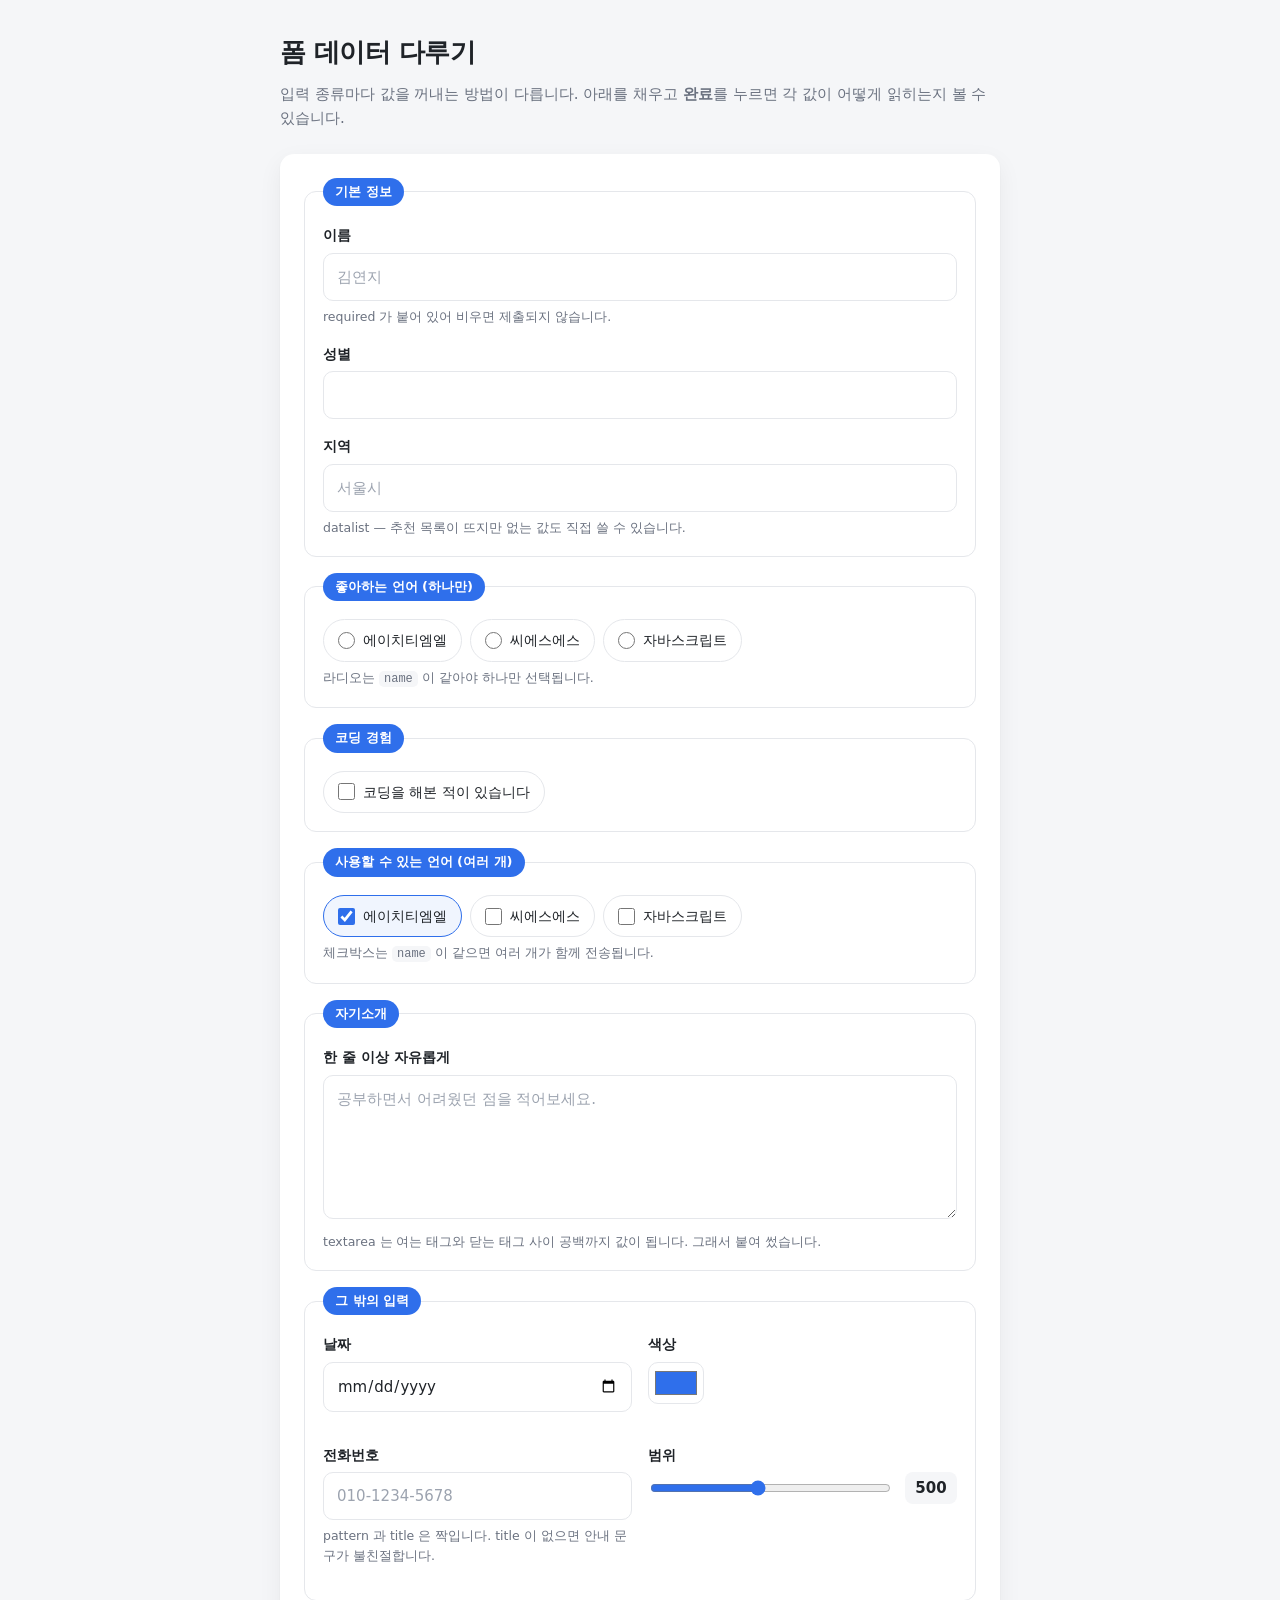
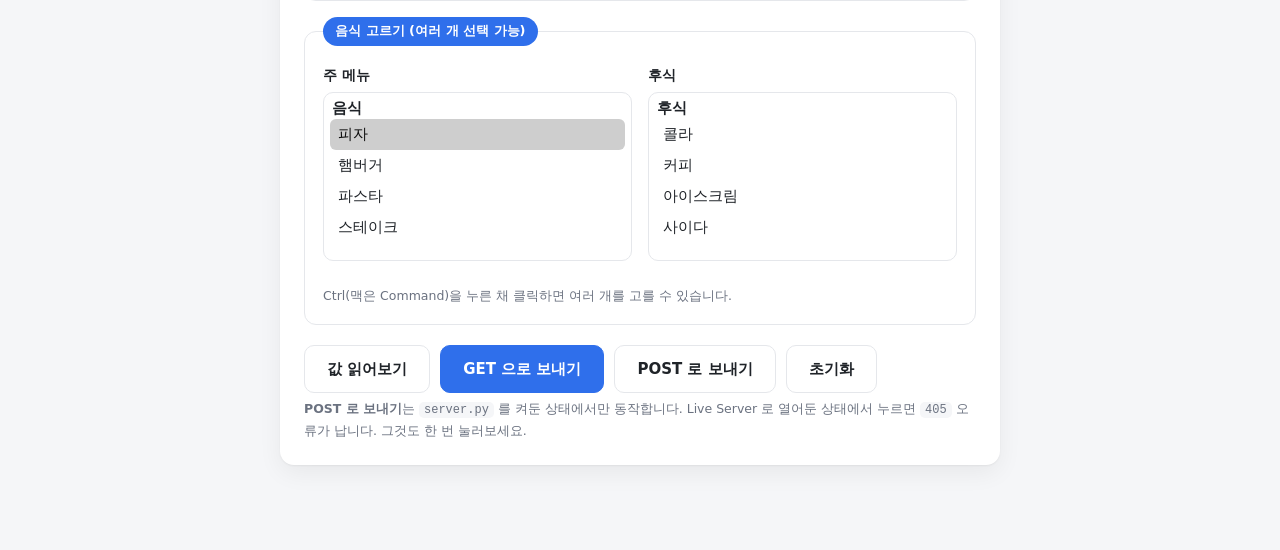
<file: 01-frontend/01_web-main/01_html/04_html_input/index.html>
<!DOCTYPE html>
<html lang="ko">
<head>
  <meta charset="utf-8">
  <meta name="viewport" content="width=device-width, initial-scale=1.0">
  <title>폼 데이터 다루기</title>
  <link rel="stylesheet" href="style.css">
</head>
<body>

<main class="page">

  <header class="page-head">
    <h1>폼 데이터 다루기</h1>
    <p class="lead">
      입력 종류마다 값을 꺼내는 방법이 다릅니다.
      아래를 채우고 <strong>완료</strong>를 누르면 각 값이 어떻게 읽히는지 볼 수 있습니다.
    </p>
  </header>

  <!-- 버튼마다 formmethod 로 전송 방법을 따로 정할 수 있습니다. -->
  <form id="my_form" class="card" action="result.html" method="get">

    <fieldset>
      <legend>기본 정보</legend>

      <div class="field">
        <label for="name">이름</label>
        <input type="text" id="name" name="name"
               placeholder="김연지"
               autocomplete="off" spellcheck="true" required>
        <p class="hint">required 가 붙어 있어 비우면 제출되지 않습니다.</p>
      </div>

      <div class="field">
        <label for="sex">성별</label>
        <input type="text" id="sex" name="sex" autocomplete="off">
      </div>

      <div class="field">
        <label for="town">지역</label>
        <input type="text" id="town" name="town"
               placeholder="서울시" list="town_list" autocomplete="off">
        <!-- datalist: 목록을 추천하지만 직접 입력도 됩니다. select 와 다른 점입니다. -->
        <datalist id="town_list">
          <option value="서울시"></option>
          <option value="부산시"></option>
          <option value="대구시"></option>
          <option value="인천시"></option>
          <option value="광주시"></option>
        </datalist>
        <p class="hint">datalist — 추천 목록이 뜨지만 없는 값도 직접 쓸 수 있습니다.</p>
      </div>
    </fieldset>

    <fieldset>
      <!-- 라디오·체크박스 묶음의 제목은 label 이 아니라 legend 로 답니다. -->
      <legend>좋아하는 언어 (하나만)</legend>
      <div class="choice-list">
        <label class="choice">
          <input type="radio" name="fav_language" value="HTML">
          <span>에이치티엠엘</span>
        </label>
        <label class="choice">
          <input type="radio" name="fav_language" value="CSS">
          <span>씨에스에스</span>
        </label>
        <label class="choice">
          <input type="radio" name="fav_language" value="JavaScript">
          <span>자바스크립트</span>
        </label>
      </div>
      <p class="hint">라디오는 <code>name</code> 이 같아야 하나만 선택됩니다.</p>
    </fieldset>

    <fieldset>
      <legend>코딩 경험</legend>
      <label class="choice">
        <input type="checkbox" id="coding" name="coding" value="1">
        <span>코딩을 해본 적이 있습니다</span>
      </label>
    </fieldset>

    <fieldset>
      <legend>사용할 수 있는 언어 (여러 개)</legend>
      <div class="choice-list">
        <label class="choice">
          <input type="checkbox" name="avail_language" value="HTML" checked>
          <span>에이치티엠엘</span>
        </label>
        <label class="choice">
          <input type="checkbox" name="avail_language" value="CSS">
          <span>씨에스에스</span>
        </label>
        <label class="choice">
          <input type="checkbox" name="avail_language" value="JavaScript">
          <span>자바스크립트</span>
        </label>
      </div>
      <p class="hint">체크박스는 <code>name</code> 이 같으면 여러 개가 함께 전송됩니다.</p>
    </fieldset>

    <fieldset>
      <legend>자기소개</legend>
      <div class="field">
        <label for="article">한 줄 이상 자유롭게</label>
        <textarea id="article" name="article" rows="5"
                  placeholder="공부하면서 어려웠던 점을 적어보세요."></textarea>
        <p class="hint">textarea 는 여는 태그와 닫는 태그 사이 공백까지 값이 됩니다. 그래서 붙여 썼습니다.</p>
      </div>
    </fieldset>

    <fieldset>
      <legend>그 밖의 입력</legend>

      <div class="grid">
        <div class="field">
          <label for="date">날짜</label>
          <input type="date" id="date" name="date">
        </div>

        <div class="field">
          <label for="color">색상</label>
          <input type="color" id="color" name="color" value="#2f6feb">
        </div>

        <div class="field">
          <label for="phone">전화번호</label>
          <input type="tel" id="phone" name="phone"
                 placeholder="010-1234-5678"
                 pattern="[0-9]{3}-[0-9]{4}-[0-9]{4}"
                 title="010-1234-5678 형식으로 입력하세요">
          <p class="hint">pattern 과 title 은 짝입니다. title 이 없으면 안내 문구가 불친절합니다.</p>
        </div>

        <div class="field">
          <label for="range">범위</label>
          <div class="range-row">
            <input type="range" id="range" name="range" min="100" max="1000" step="50" value="500">
            <!-- output: 계산·선택 결과를 보여주는 전용 태그 -->
            <output id="range_output" for="range">500</output>
          </div>
        </div>
      </div>
    </fieldset>

    <fieldset>
      <legend>음식 고르기 (여러 개 선택 가능)</legend>
      <div class="grid">
        <div class="field">
          <label for="food_main">주 메뉴</label>
          <!-- id 는 문서 안에서 겹치면 안 됩니다. name 도 나눠야 값이 섞이지 않습니다. -->
          <select id="food_main" name="food_main" multiple size="5">
            <optgroup label="음식">
              <option value="pizza" selected>피자</option>
              <option value="hamburger">햄버거</option>
              <option value="pasta">파스타</option>
              <option value="steak">스테이크</option>
            </optgroup>
          </select>
        </div>

        <div class="field">
          <label for="food_dessert">후식</label>
          <select id="food_dessert" name="food_dessert" multiple size="5">
            <optgroup label="후식">
              <option value="cola">콜라</option>
              <option value="coffee">커피</option>
              <option value="icecream">아이스크림</option>
              <option value="cider">사이다</option>
            </optgroup>
          </select>
        </div>
      </div>
      <p class="hint">Ctrl(맥은 Command)을 누른 채 클릭하면 여러 개를 고를 수 있습니다.</p>
    </fieldset>

    <div class="actions">
      <!-- 보내지 않고 값만 읽어봅니다 -->
      <button type="button" id="preview_btn" class="btn">값 읽어보기</button>

      <!-- formmethod / formaction 으로 버튼마다 전송 방법을 다르게 줄 수 있습니다 -->
      <button type="submit" class="btn btn-primary"
              formmethod="get" formaction="result.html">GET 으로 보내기</button>
      <button type="submit" class="btn btn-post"
              formmethod="post" formaction="result.html">POST 로 보내기</button>

      <button type="reset" class="btn">초기화</button>
    </div>
    <p class="hint">
      <strong>POST 로 보내기</strong>는 <code>server.py</code> 를 켜둔 상태에서만 동작합니다.
      Live Server 로 열어둔 상태에서 누르면 <code>405</code> 오류가 납니다. 그것도 한 번 눌러보세요.
    </p>

  </form>

  <section id="result_area" class="card result" hidden>
    <h2>읽어온 값</h2>
    <table id="result_table">
      <thead>
        <tr><th>항목</th><th>값</th></tr>
      </thead>
      <tbody></tbody>
    </table>

    <h3>보내면 어떻게 되나</h3>
    <div id="send_preview"></div>
    <p class="hint">
      같은 값인데 <strong>실리는 자리만</strong> 다릅니다.
      실제로 보내보려면 위의 <strong>GET / POST 로 보내기</strong> 버튼을 누르세요.
    </p>
  </section>

</main>

<script>
  const form = document.getElementById('my_form');
  const resultArea = document.getElementById('result_area');
  const resultBody = document.querySelector('#result_table tbody');
  const sendPreview = document.getElementById('send_preview');
  const previewBtn = document.getElementById('preview_btn');
  const rangeInput = document.getElementById('range');
  const rangeOutput = document.getElementById('range_output');

  // 범위 값을 움직일 때마다 옆에 숫자로 보여줍니다.
  rangeInput.addEventListener('input', function () {
    rangeOutput.textContent = rangeInput.value;
  });

  // 체크박스 묶음에서 체크된 값만 배열로 꺼냅니다.
  function getCheckedValues(group) {
    // 같은 name 의 체크박스가 하나뿐이면 목록이 아니라 요소 하나가 옵니다.
    const list = (group.length === undefined) ? [group] : Array.from(group);
    return list.filter(function (el) { return el.checked; })
               .map(function (el) { return el.value; });
  }

  // multiple select 에서 고른 항목의 화면 글자를 배열로 꺼냅니다.
  function getSelectedTexts(selectId) {
    const select = document.getElementById(selectId);
    return Array.from(select.selectedOptions).map(function (op) { return op.text; });
  }

  function orEmpty(value, emptyText) {
    return value === '' || value === undefined ? emptyText : value;
  }

  // '주소' / '본문' 처럼 이름표가 붙은 줄 하나를 만듭니다.
  function addSendRow(keyText, valueText, kind) {
    const row = document.createElement('div');
    row.className = 'send-row';

    const key = document.createElement('span');
    key.className = 'send-key send-key-' + kind;
    key.textContent = keyText;

    const box = document.createElement('pre');
    box.className = 'query';
    box.textContent = valueText;

    row.appendChild(key);
    row.appendChild(box);
    sendPreview.appendChild(row);
  }

  // GET 과 POST 를 나란히 놓고 비교합니다.
  function renderSendPreview() {
    // FormData 는 실제로 전송될 값만 담습니다.
    // 체크 안 한 체크박스·라디오는 아예 들어가지 않습니다.
    const query = new URLSearchParams(new FormData(form)).toString();

    sendPreview.innerHTML = '';
    addSendRow('GET 주소', 'result.html?' + query, 'get');
    addSendRow('POST 주소', 'result.html', 'post');
    addSendRow('POST 본문', query, 'post');
  }

  // '값 읽어보기' 는 보내지 않고 화면에서만 확인합니다.
  previewBtn.addEventListener('click', function () {
    // type="button" 이라 검사가 자동으로 돌지 않습니다. 직접 부릅니다.
    if (!form.reportValidity()) return;

    // form.elements 를 쓰면 input 인지 form 속성인지 헷갈릴 일이 없습니다.
    const f = form.elements;

    const rows = [
      ['이름',            f.name.value],
      ['성별',            orEmpty(f.sex.value, '(입력 안 함)')],
      ['지역',            orEmpty(f.town.value, '(입력 안 함)')],
      ['좋아하는 언어',    orEmpty(f.fav_language.value, '(선택 안 함)')],
      ['코딩 경험',        f.coding.checked ? '있음' : '없음'],
      ['사용 가능 언어',   orEmpty(getCheckedValues(f.avail_language).join(', '), '(없음)')],
      ['자기소개',         orEmpty(f.article.value.trim(), '(비어 있음)')],
      ['날짜',            orEmpty(f.date.value, '(선택 안 함)')],
      ['색상',            f.color.value],
      ['범위',            f.range.value],
      ['전화번호',        orEmpty(f.phone.value, '(입력 안 함)')],
      ['주 메뉴',         orEmpty(getSelectedTexts('food_main').join(', '), '(없음)')],
      ['후식',            orEmpty(getSelectedTexts('food_dessert').join(', '), '(없음)')]
    ];

    // 표를 다시 그립니다. (예전 코드처럼 계속 쌓이지 않습니다)
    resultBody.innerHTML = '';
    rows.forEach(function (row) {
      const tr = document.createElement('tr');
      const th = document.createElement('th');
      const td = document.createElement('td');
      th.textContent = row[0];
      td.textContent = row[1];
      tr.appendChild(th);
      tr.appendChild(td);
      resultBody.appendChild(tr);
    });

    // 같은 값이 GET / POST 에서 각각 어디에 실리는지 보여줍니다.
    renderSendPreview();

    resultArea.hidden = false;
    resultArea.scrollIntoView({ behavior: 'smooth', block: 'start' });
  });

  // 초기화를 누르면 결과도 같이 지웁니다.
  form.addEventListener('reset', function () {
    resultArea.hidden = true;
    setTimeout(function () { rangeOutput.textContent = rangeInput.value; }, 0);
  });
</script>

</body>
</html>
</file>
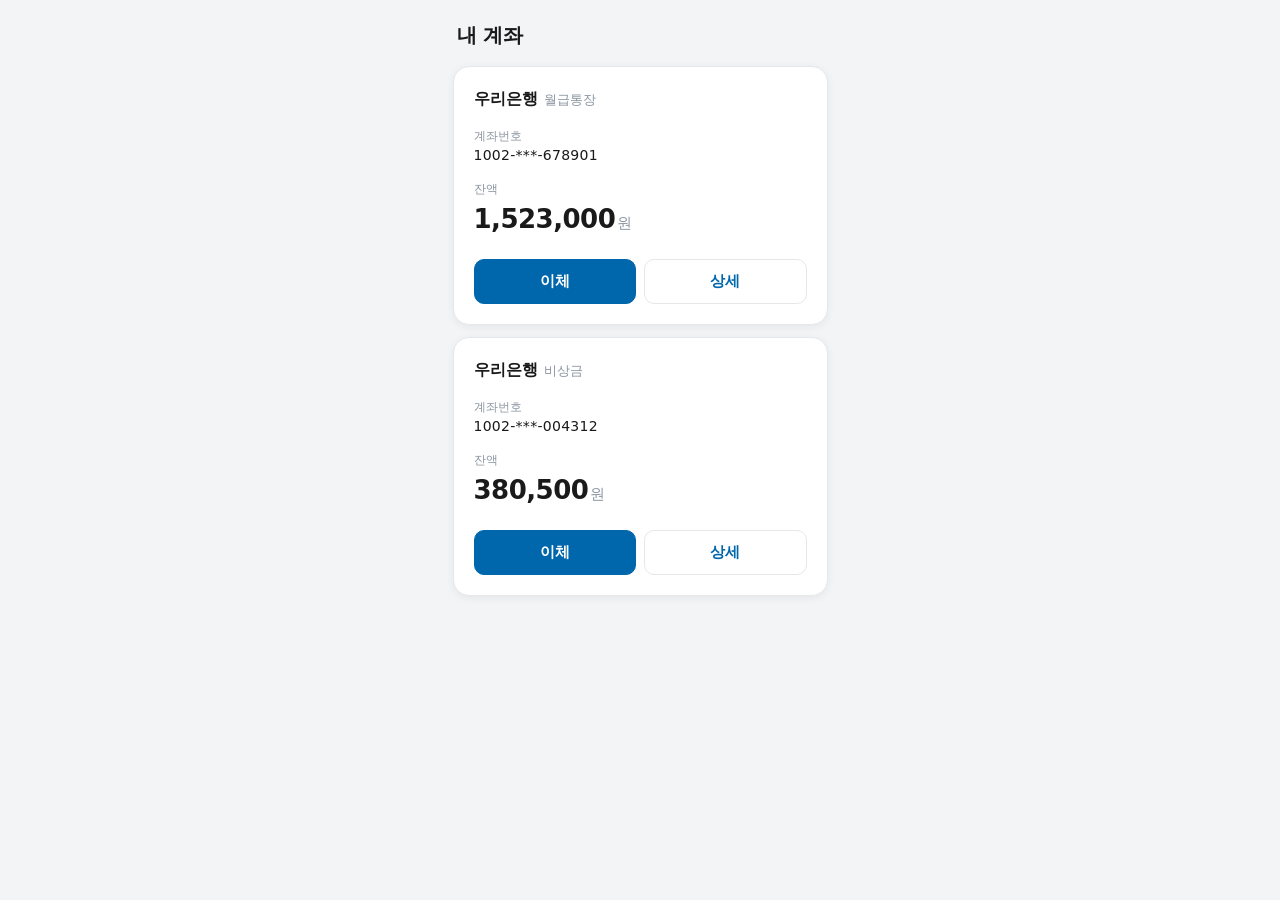
<file: 01-frontend/01_web-main/02_css/06_account_card/index.html>
<!DOCTYPE html>
<!-- lang="ko" : 문서 언어 선언. 스크린리더 발음과 브라우저 번역 판단의 기준이 됨 -->
<html lang="ko">
<head>
    <!-- charset : 없으면 브라우저가 인코딩을 추측해서 한글이 깨짐. head 최상단에 둘 것 -->
    <meta charset="UTF-8">
    <!-- viewport : 없으면 모바일 브라우저가 PC 기준(980px)으로 그린 뒤 축소해서 보여준다.
         375px 기준으로 만든 이 화면도 깨알같이 작아진다. -->
    <meta name="viewport" content="width=device-width, initial-scale=1.0">
    <title>계좌 카드</title>
    <!-- 구조(HTML)와 표현(CSS)의 분리. style 속성이나 style 태그 대신 외부 파일로 뺐다 -->
    <link rel="stylesheet" href="style.css">
</head>
<body>

<!-- ==========================================================
     실습 ① + ② — 구조는 HTML, 인테리어는 CSS
     ① 시맨틱 태그로 계좌 카드 구조 만들기
     ② 박스모델(padding · margin · border)과 Flexbox로 스타일 입히기
     ========================================================== -->

<!-- main : 이 페이지의 주된 내용. 카드 목록을 감싸는 자리 -->
<main class="account-list">

    <!-- h1 : 페이지의 제목. 카드 제목(h2)보다 한 단계 위 -->
    <h1 class="account-list__title">내 계좌</h1>

    <!-- article : 카드 한 장이 그 자체로 완결된 독립 콘텐츠라서.
         다른 화면에 그대로 옮겨도 말이 됨 -->
    <article class="account-card">

        <!-- header : 카드의 머리말. "어느 은행 계좌인지" 식별하는 정보를 묶는 자리 -->
        <header class="account-card__head">
            <!-- h2 : 카드의 제목. 페이지 제목(h1) 아래 계층이므로 h1이 아니라 h2 -->
            <h2 class="account-card__bank">우리은행</h2>
            <!-- p : 계좌의 별칭. 제목이 아니라 부연 설명이라 h3가 아닌 p -->
            <p class="account-card__alias">월급통장</p>
        </header>

        <!-- dl : "이름 - 값" 쌍이 반복되는 구조라 정의 목록이 정확함.
             table은 행과 열이 있는 2차원 데이터용 -->
        <dl class="account-card__info">
            <!-- dt : 값에 붙는 이름표 -->
            <dt class="account-card__label">계좌번호</dt>
            <!-- dd : dt에 대응하는 값. 가운데를 가린 마스킹 텍스트는 '화면 표시용' -->
            <dd class="account-card__number">1002-***-678901</dd>

            <dt class="account-card__label">잔액</dt>
            <dd class="account-card__balance">
                <!-- data : 사람이 읽는 "1,523,000원"과
                     기계가 읽는 원 단위 정수(value)를 같이 담을 수 있음 -->
                <data value="1523000">1,523,000</data><span class="account-card__unit">원</span>
            </dd>
        </dl>

        <!-- footer : 본문에 딸린 보조 영역. 이 카드에 대한 행동 버튼을 모음 -->
        <footer class="account-card__actions">
            <!-- button : 다른 문서로 가는 게 아니라 '동작'을 일으키므로 a가 아니라 button -->
            <!-- type="button" : 생략하면 form 안에서 submit으로 동작해 폼이 전송되는 사고가 남 -->
            <button type="button" class="btn btn--primary">이체</button>
            <button type="button" class="btn btn--ghost">상세</button>
        </footer>

    </article>

    <!-- 카드가 여러 장일 때 margin 이 어떻게 동작하는지 보려고 한 장 더 둠 -->
    <article class="account-card">

        <header class="account-card__head">
            <h2 class="account-card__bank">우리은행</h2>
            <p class="account-card__alias">비상금</p>
        </header>

        <dl class="account-card__info">
            <dt class="account-card__label">계좌번호</dt>
            <dd class="account-card__number">1002-***-004312</dd>

            <dt class="account-card__label">잔액</dt>
            <dd class="account-card__balance">
                <data value="380500">380,500</data><span class="account-card__unit">원</span>
            </dd>
        </dl>

        <footer class="account-card__actions">
            <button type="button" class="btn btn--primary">이체</button>
            <button type="button" class="btn btn--ghost">상세</button>
        </footer>

    </article>

</main>

</body>
</html>
</file>
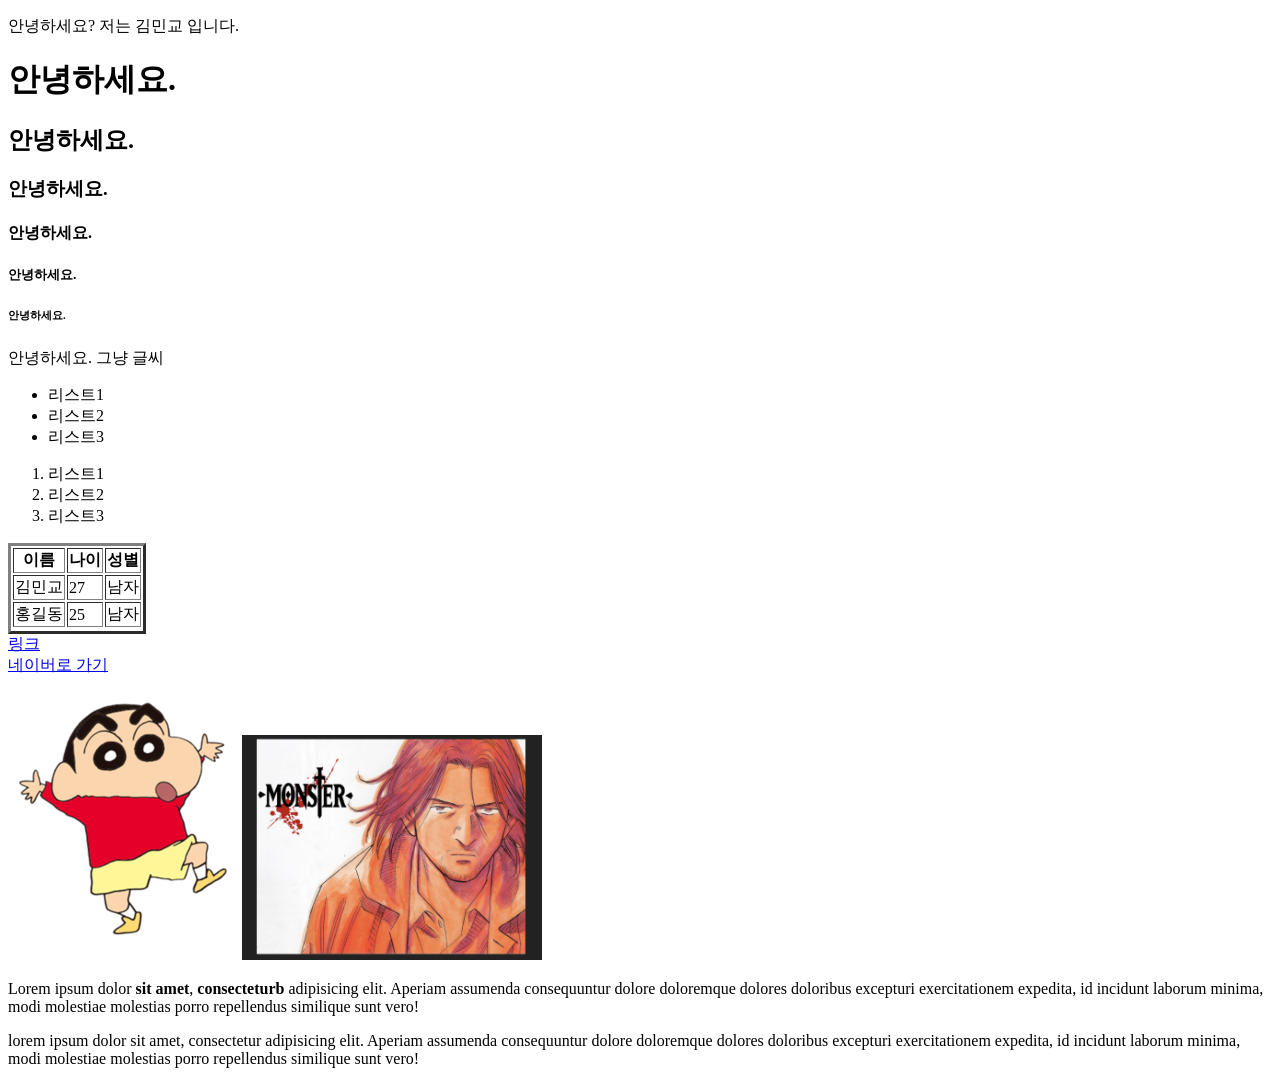
<file: 01-frontend/01_web-main/01_html기초.html>
<!DOCTYPE html>
<html lang="ko">
<head>
    <meta charset="UTF-8"/>
    <meta name="viewport" content="width=device-width, initial-scale=1.0"/>
    <title>HTML 연습</title>
    <!-- 여기에 외부 CSS(Bootstrap 등) 링크가 들어갑니다 -->
</head>
<body>
<!-- 여기에 사용자에게 보여지는 화면(UI) 코드가 들어갑니다 -->
<p>안녕하세요? 저는 김민교 입니다.</p>

<!--주석을 표기합니다.-->
<h1>안녕하세요.</h1>
<h2>안녕하세요.</h2>
<h3>안녕하세요.</h3>
<h4>안녕하세요.</h4>
<h5>안녕하세요.</h5>
<h6>안녕하세요.</h6>
<!--에러가 이ㅣㅆ어도 그냥 무시합니다..-->
<h7>안녕하세요.</h7>
그냥 글씨

<ul>
    <li>리스트1</li>
    <li>리스트2</li>
    <li>리스트3</li>
</ul>

<ol>
    <li>리스트1</li>
    <li>리스트2</li>
    <li>리스트3</li>
</ol>

<!--표-->
<table border="3">
    <tr>
        <th>이름</th>
        <th>나이</th>
        <th>성별</th>
    </tr>
    <tr>
        <td>김민교</td>
        <td>27</td>
        <td>남자</td>
    </tr>
    <tr>
        <td>홍길동</td>
        <td>25</td>
        <td>남자</td>
    </tr>
    <tr>
        <!--    -->
</table>

<!-- a (anchor) 태그를 사용해서 다른 문서와 연결을 해줍니다. -->
<!-- 태그에 특정한 기능을 부여하기 위해 속성(attribute)을 함께 사용하기도 합니다. -->
<a href="./01_html/00_emmet.html" target="_blank">링크</a>
<br>
<a href="./01_html/data/jjanggu.png" target="_blank">네이버로 가기</a>

<br>
<!--이미지는 어떻게 첨부할까요-->
<!-- 이미지는 어떻게 첨부할까요
    개발은 로컬에서 하지만 서버는 현재 프로젝트부터 올리기 때문에
    경로는 상대경로로, 현재 파일 기준으로 해당 파일이 어디 있는지,
    윈도우는 \, 웹은 / 으로 경로를 구분합니다.-->
<img src="./01_html/data/jjanggu.png" alt="이미지"></body>

<!--이미지가 크니까 이미지 줄이기-->
<img src="./01_html/data/monster.png" alt="이미지" width="300"></body>

<!--p : paragraph 로 문단을 구분-->
<!--b: 화면에 진하게 보이기, strong: 의미상 강조-->
<!--웹 접근성을 고려한 태그들을 활용하는 것을 권장-->
<p>Lorem ipsum dolor <strong>sit amet</strong>, <b>consecteturb</b> adipisicing elit. Aperiam assumenda consequuntur
    dolore
    doloremque dolores doloribus excepturi exercitationem expedita, id incidunt laborum minima, modi molestiae molestias
    porro repellendus similique sunt vero!
<p>

<p>lorem ipsum dolor sit amet, consectetur adipisicing elit. Aperiam assumenda consequuntur dolore doloremque dolores
    doloribus excepturi exercitationem expedita, id incidunt laborum minima, modi molestiae molestias porro repellendus
    similique sunt vero!
<p>

</p></p></html>
</file>
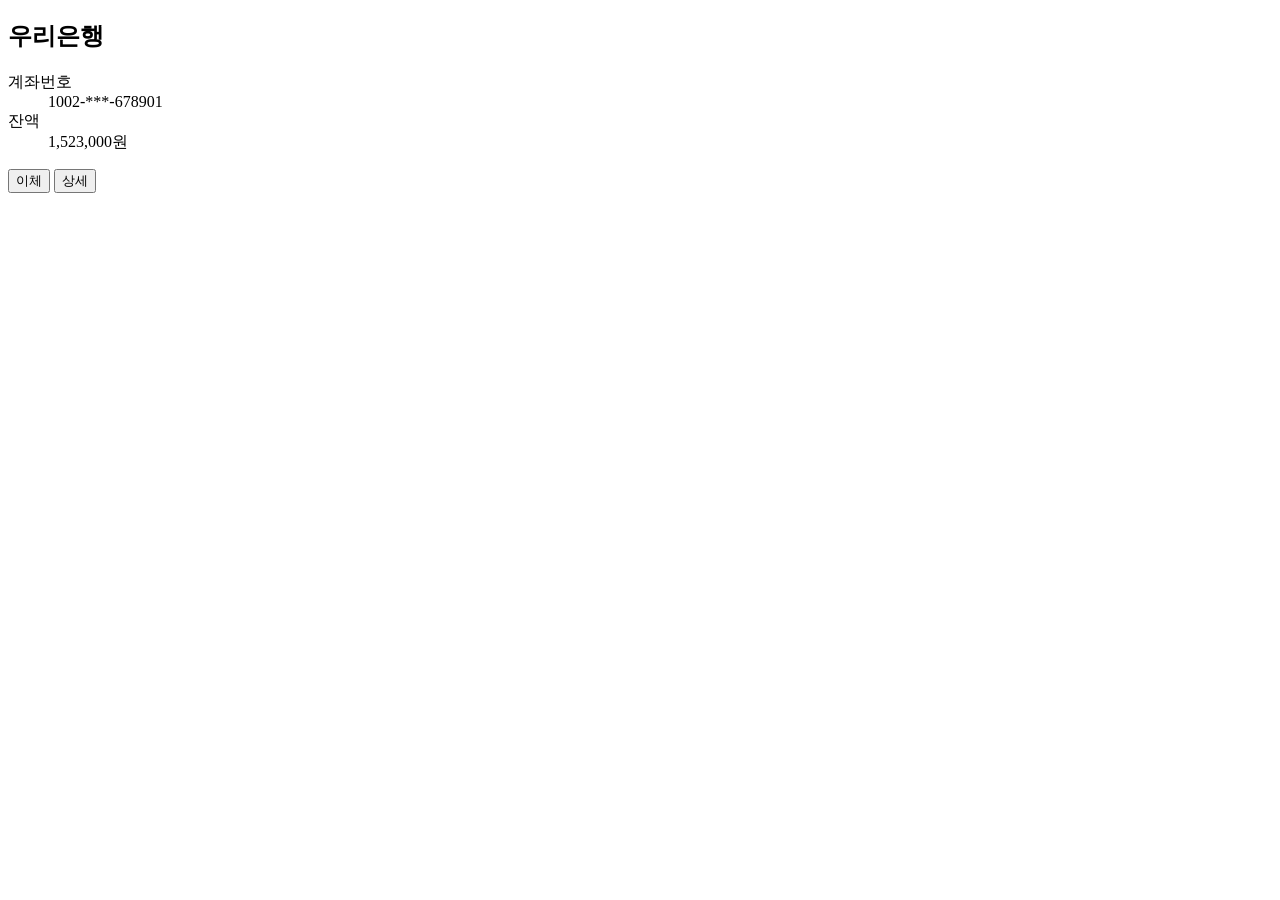
<file: 01-frontend/01_web-main/01_html/02_html기초.html>
<!DOCTYPE html>
<!-- lang="ko" : 문서 언어 선언. 스크린리더 발음과 브라우저 번역 판단의 기준이 됨 -->
<html lang="ko">
<head>
    <!-- charset : 없으면 브라우저가 인코딩을 추측해서 한글이 깨짐. head 최상단에 둘 것 -->
    <meta charset="UTF-8">
    <meta name="viewport" content="width=device-width, initial-scale=1.0">
    <title>계좌 카드 구조</title>
</head>
<body>

<!-- ==========================================================
     실습 — AI에게 "구조만" 시켜서 만든 계좌 카드
     제약 : CSS 없이 HTML 구조만 / 시맨틱 태그 우선
     ========================================================== -->

<!-- article : 카드 한 장이 그 자체로 완결된 독립 콘텐츠라서. 다른 화면에 그대로 옮겨도 말이 됨 -->
<article>

    <!-- header : 카드의 머리말. "어느 은행 계좌인지" 식별하는 정보를 묶는 자리 -->
    <header>
        <!-- h2 : 카드의 제목. 페이지 제목(h1) 아래 계층이므로 h1이 아니라 h2 -->
        <h2>우리은행</h2>
    </header>

    <!-- dl : "이름 - 값" 쌍이 반복되는 구조라 정의 목록이 정확함. table은 행과 열이 있는 2차원 데이터용 -->
    <dl>
        <!-- dt : 값에 붙는 이름표 -->
        <dt>계좌번호</dt>
        <!-- dd : dt에 대응하는 값. 가운데를 가린 마스킹 텍스트는 '화면 표시용' -->
        <dd>1002-***-678901</dd>

        <dt>잔액</dt>
        <!-- data : 사람이 읽는 "1,523,000원"과 기계가 읽는 원 단위 정수(value)를 같이 담을 수 있음 -->
        <dd><data value="1523000">1,523,000원</data></dd>
    </dl>

    <!-- footer : 본문에 딸린 보조 영역. 이 카드에 대한 행동 버튼을 모음 -->
    <footer>
        <!-- button : 다른 문서로 가는 게 아니라 '동작'을 일으키므로 a가 아니라 button -->
        <!-- type="button" : 생략하면 form 안에서 submit으로 동작해 폼이 전송되는 사고가 남 -->
        <button type="button">이체</button>
        <button type="button">상세</button>
    </footer>

</article>

</body>
</html>
</file>
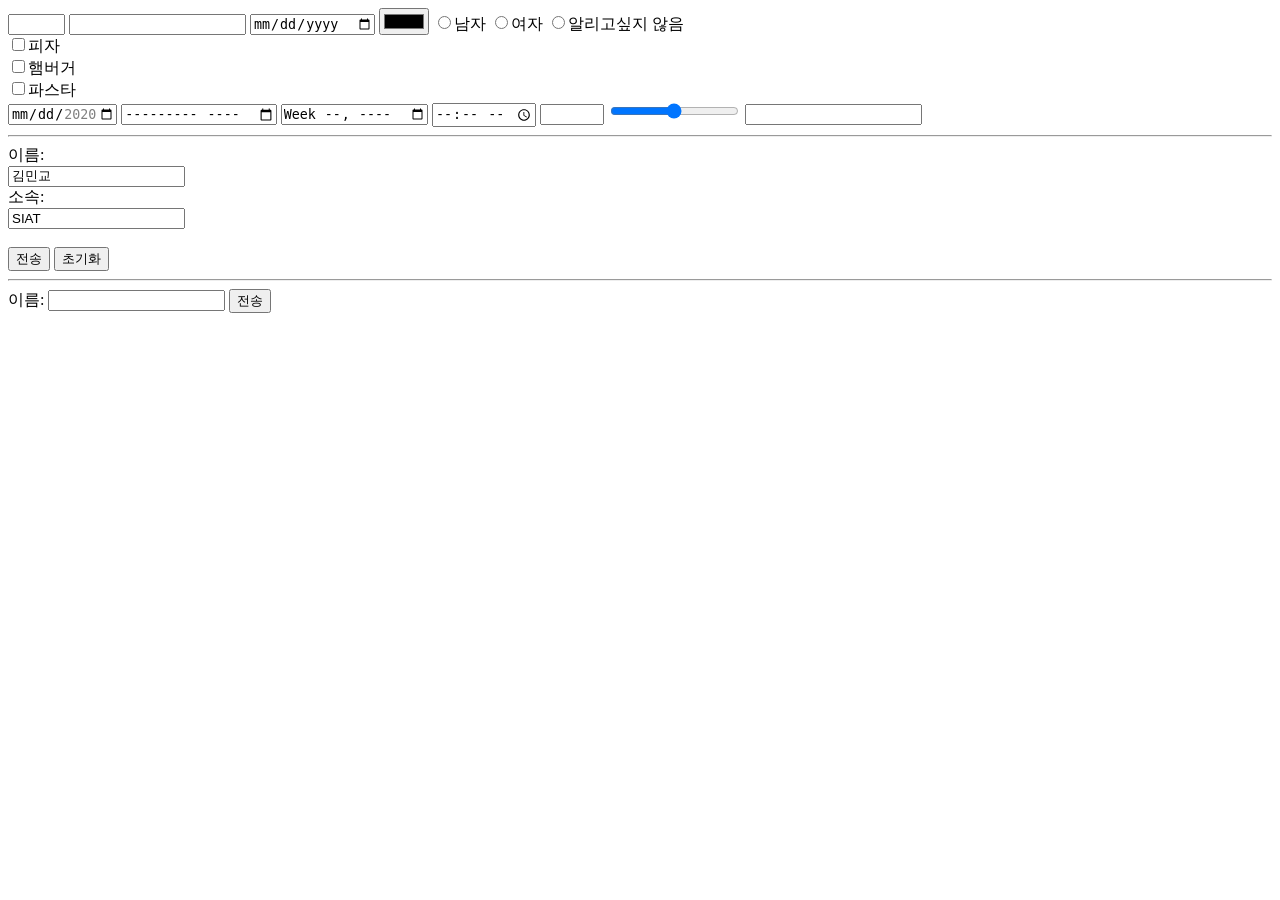
<file: 01-frontend/01_web-main/01_html/03_html_input.html>
<!DOCTYPE html>
<html lang="ko">
<head>
    <meta charset="UTF-8">
    <meta name="viewport" content="width=device-width, initial-scale=1.0">
    <title>Document</title>
</head>
<body>
<!-- shift + alt  + 화살표-->
<input type="text" size="5" name="text">
<input type="password" name="password" required>
<input type="date" name="date">
<input type="color">

<!-- 여러개 중 하나만 선택시킬 때 -->
<!-- name으로 묶어서 단위를 만들고, value -->
<!-- value 에는 실제로 백엔드/js에서 사용할 값을 씁니다. 영어로,띄어쓰기없이 작성-->
<input type="radio" name="gender" value="male">남자
<input type="radio" name="gender" value="female">여자
<input type="radio" name="gender" value="none">알리고싶지 않음
<br />

<input type="checkbox" name="food" value="pizza">피자<br>
<input type="checkbox" name="food" value="hamburger">햄버거<br>
<input type="checkbox" name="food" value="pasta">파스타<br>

<input type="date" name="date" min="2020-01-01" max="2020-12-31">

<input type="month" id="month" name="month">

<input type="week" id="week" name="week">

<input type="time" id="time" name="time">

<input type="number" name="num" min="0" max="1000">

<input type="range" name="point" min="0" max="100">

<input type="tel" id="phone" name="phone" pattern="[0-9]{3}-[0-9]{4}-[0-9]{4}">

<hr>
<!-- form 의 submit은 폼을 통째로 전달하는 역할 -->
<!-- form 의 reset은 폼을 통째로 초기화하는 역할 -->
<!-- 쿼리스트링: ? 뒤에 키=값 & 키=값
                ?name=김민교&affiliation=FIS-WONIT-->
<form>
    <label for="name">이름:</label><br>
    <input type="text" id="name" name="name" value="김민교"><br>
    <label for="affiliation">소속:</label><br>
    <input type="text" id="affiliation" name="affiliation" value="SIAT"><br><br>
    <input type="submit" value="전송"> <!-- value를 지워보고 바꿔보기 -->
    <input type="reset" value="초기화">
</form>
<hr>

<form id="inputForm">
    <label>이름:</label>
    <input type="text" name="userName">
    <input type="submit" value="전송">
</form>


<p id="result"></p>

<script>
  const form = document.querySelector('#inputForm');
  const result = document.querySelector('#result');

  form.addEventListener('submit', function (event) {
    event.preventDefault();

    const input = form.elements.namedItem('userName');
    result.textContent = `입력한 이름: ${input.value}`;
  });
</script>

</body>
</html>
</file>
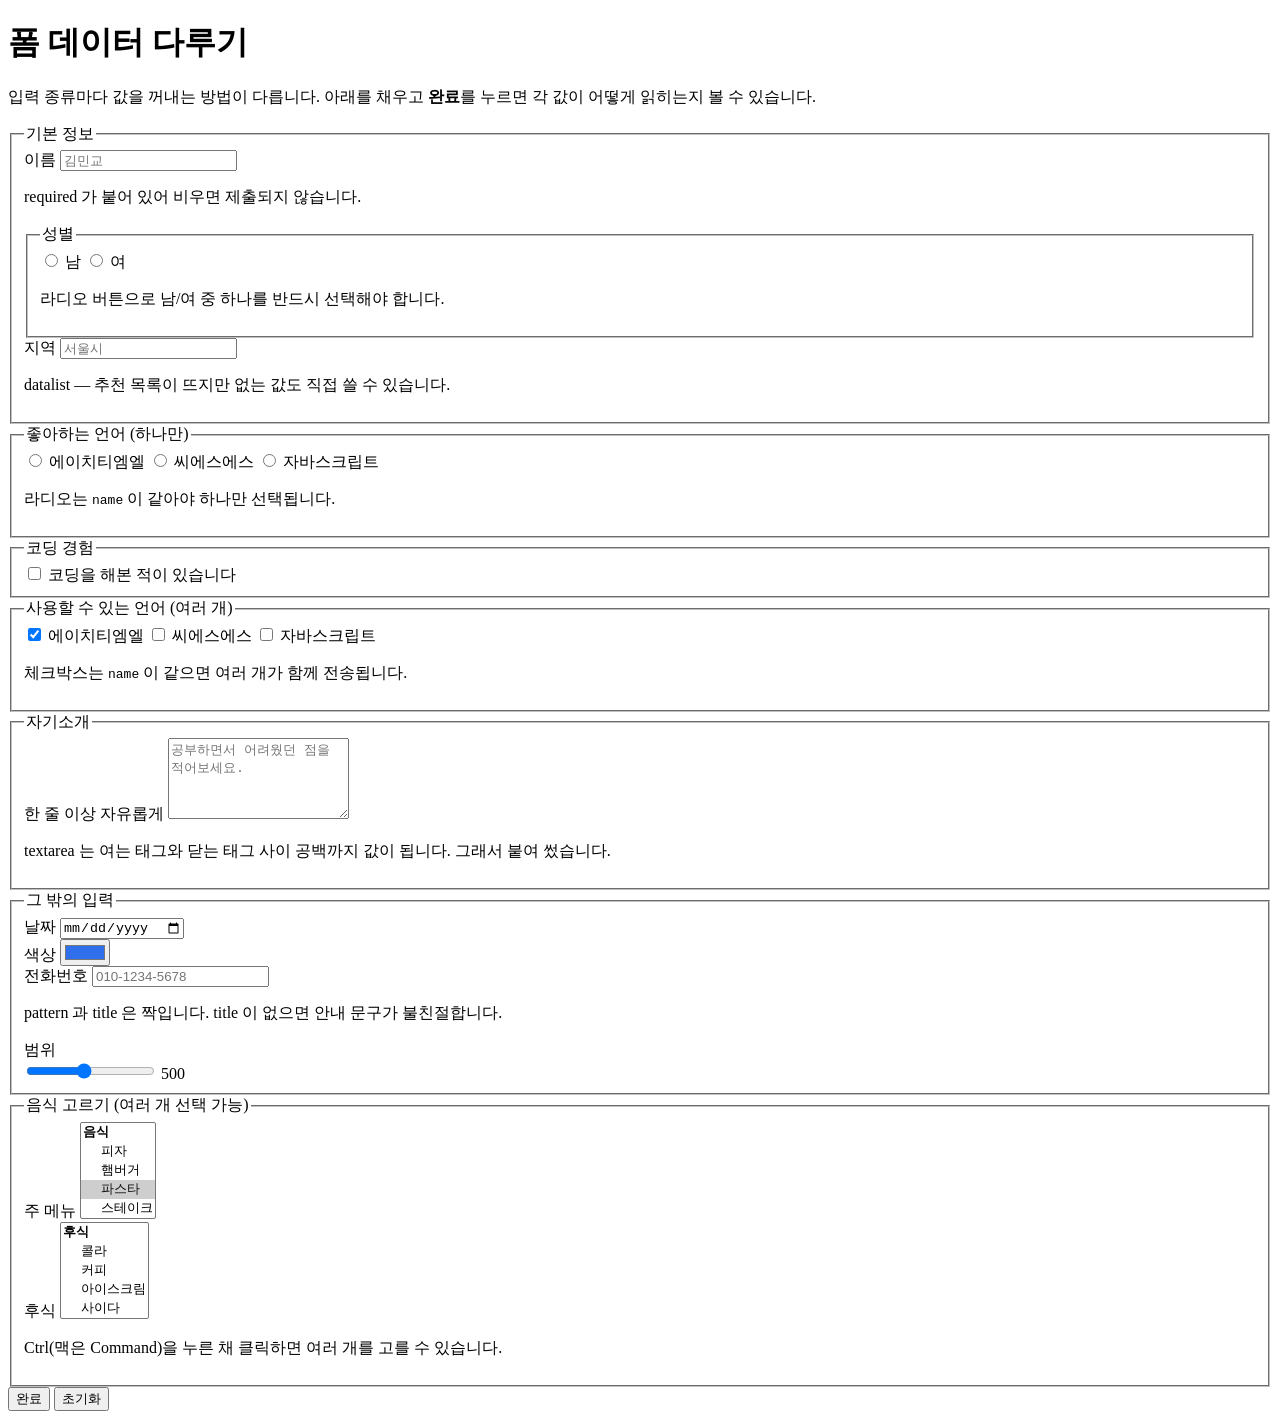
<file: 01-frontend/01_web-main/01_html/04_html_input2.html>
<!DOCTYPE html>
<html lang="ko">
<head>
    <meta charset="utf-8">
    <meta name="viewport" content="width=device-width, initial-scale=1.0">
    <title>폼 데이터 다루기</title>
    <!-- <link rel="stylesheet" href="style.css"> -->
</head>
<body>

<main class="page">

    <header class="page-head">
        <h1>폼 데이터 다루기</h1>
        <p class="lead">
            입력 종류마다 값을 꺼내는 방법이 다릅니다.
            아래를 채우고 <strong>완료</strong>를 누르면 각 값이 어떻게 읽히는지 볼 수 있습니다.
        </p>
    </header>

    <!-- method 를 get / post 로 바꿔가며 제출해 보세요. 아래 '전송 미리보기'가 달라집니다. -->
    <form id="my_form" class="card" method="get">

        <fieldset>
            <legend>기본 정보</legend>

            <div class="field">
                <label for="name">이름</label>
                <input type="text" id="name" name="name"
                       placeholder="김민교"
                       autocomplete="off" spellcheck="true" required>
                <p class="hint">required 가 붙어 있어 비우면 제출되지 않습니다.</p>
            </div>

          <fieldset>
            <legend>성별</legend>
            <div class="choice-list">
              <label class="choice">
                <input type="radio" name="sex" value="male" required>
                <span>남</span>
              </label>
              <label class="choice">
                <input type="radio" name="sex" value="female" required>
                <span>여</span>
              </label>
            </div>
            <p class="hint">라디오 버튼으로 남/여 중 하나를 반드시 선택해야 합니다.</p>
          </fieldset>

            <div class="field">
                <label for="town">지역</label>
                <input type="text" id="town" name="town"
                       placeholder="서울시" list="town_list" autocomplete="off">
                <!-- datalist: 목록을 추천하지만 직접 입력도 됩니다. select 와 다른 점입니다. -->
                <datalist id="town_list">
                    <option value="서울시"></option>
                    <option value="부산시"></option>
                    <option value="대구시"></option>
                    <option value="인천시"></option>
                    <option value="광주시"></option>
                </datalist>
                <p class="hint">datalist — 추천 목록이 뜨지만 없는 값도 직접 쓸 수 있습니다.</p>
            </div>
        </fieldset>

        <fieldset>
            <!-- 라디오·체크박스 묶음의 제목은 label 이 아니라 legend 로 답니다. -->
            <legend>좋아하는 언어 (하나만)</legend>
            <div class="choice-list">
                <label class="choice">
                    <input type="radio" name="fav_language" value="HTML">
                    <span>에이치티엠엘</span>
                </label>
                <label class="choice">
                    <input type="radio" name="fav_language" value="CSS">
                    <span>씨에스에스</span>
                </label>
                <label class="choice">
                    <input type="radio" name="fav_language" value="JavaScript">
                    <span>자바스크립트</span>
                </label>
            </div>
            <p class="hint">라디오는 <code>name</code> 이 같아야 하나만 선택됩니다.</p>
        </fieldset>

        <fieldset>
            <legend>코딩 경험</legend>
            <label class="choice">
                <input type="checkbox" id="coding" name="coding" value="1">
                <span>코딩을 해본 적이 있습니다</span>
            </label>
        </fieldset>

        <fieldset>
            <legend>사용할 수 있는 언어 (여러 개)</legend>
            <div class="choice-list">
                <label class="choice">
                    <input type="checkbox" name="avail_language" value="HTML" checked>
                    <span>에이치티엠엘</span>
                </label>
                <label class="choice">
                    <input type="checkbox" name="avail_language" value="CSS">
                    <span>씨에스에스</span>
                </label>
                <label class="choice">
                    <input type="checkbox" name="avail_language" value="JavaScript">
                    <span>자바스크립트</span>
                </label>
            </div>
            <p class="hint">체크박스는 <code>name</code> 이 같으면 여러 개가 함께 전송됩니다.</p>
        </fieldset>

        <fieldset>
            <legend>자기소개</legend>
            <div class="field">
                <label for="article">한 줄 이상 자유롭게</label>
                <textarea id="article" name="article" rows="5"
                          placeholder="공부하면서 어려웠던 점을 적어보세요."></textarea>
                <p class="hint">textarea 는 여는 태그와 닫는 태그 사이 공백까지 값이 됩니다. 그래서 붙여 썼습니다.</p>
            </div>
        </fieldset>

        <fieldset>
            <legend>그 밖의 입력</legend>

            <div class="grid">
                <div class="field">
                    <label for="date">날짜</label>
                    <input type="date" id="date" name="date">
                </div>

                <div class="field">
                    <label for="color">색상</label>
                    <input type="color" id="color" name="color" value="#2f6feb">
                </div>

                <div class="field">
                    <label for="phone">전화번호</label>
                    <input type="tel" id="phone" name="phone"
                           placeholder="010-1234-5678"
                           pattern="[0-9]{3}-[0-9]{4}-[0-9]{4}"
                           title="010-1234-5678 형식으로 입력하세요">
                    <p class="hint">pattern 과 title 은 짝입니다. title 이 없으면 안내 문구가 불친절합니다.</p>
                </div>

                <div class="field">
                    <label for="range">범위</label>
                    <div class="range-row">
                        <input type="range" id="range" name="range" min="100" max="1000" step="50" value="500">
                        <!-- output: 계산·선택 결과를 보여주는 전용 태그 -->
                        <output id="range_output" for="range">500</output>
                    </div>
                </div>
            </div>
        </fieldset>

        <fieldset>
            <legend>음식 고르기 (여러 개 선택 가능)</legend>
            <div class="grid">
                <div class="field">
                    <label for="food_main">주 메뉴</label>
                    <!-- id 는 문서 안에서 겹치면 안 됩니다. name 도 나눠야 값이 섞이지 않습니다. -->
                    <select id="food_main" name="food_main" multiple size="5">
                        <optgroup label="음식">
                            <option value="pizza">피자</option>
                            <option value="hamburger">햄버거</option>
                            <option value="pasta" selected>파스타</option>
                            <option value="steak">스테이크</option>
                        </optgroup>
                    </select>
                </div>

                <div class="field">
                    <label for="food_dessert">후식</label>
                    <select id="food_dessert" name="food_dessert" multiple size="5">
                        <optgroup label="후식">
                            <option value="cola">콜라</option>
                            <option value="coffee">커피</option>
                            <option value="icecream">아이스크림</option>
                            <option value="cider">사이다</option>
                        </optgroup>
                    </select>
                </div>
            </div>
            <p class="hint">Ctrl(맥은 Command)을 누른 채 클릭하면 여러 개를 고를 수 있습니다.</p>
        </fieldset>

        <div class="actions">
            <button type="submit" class="btn btn-primary">완료</button>
            <button type="reset" class="btn">초기화</button>
        </div>

    </form>

    <section id="result_area" class="card result" hidden>
        <h2>읽어온 값</h2>
        <table id="result_table">
            <thead>
            <tr>
                <th>항목</th>
                <th>값</th>
            </tr>
            </thead>
            <tbody></tbody>
        </table>

        <h3>전송 미리보기 <span id="method_badge" class="badge">GET</span></h3>
        <div id="send_preview"></div>
        <p class="hint" id="send_note"></p>
        <p class="hint">
            이 화면은 <code>preventDefault()</code> 로 전송을 막아둔 <strong>미리보기</strong>입니다.
            실제로 서버에 보내지지는 않습니다.
            form 태그의 <code>method</code> 를 바꾸고 다시 눌러보세요.
        </p>
    </section>

</main>

<script>
  const form = document.getElementById('my_form')
  const resultArea = document.getElementById('result_area')
  const resultBody = document.querySelector('#result_table tbody')
  const methodBadge = document.getElementById('method_badge')
  const sendPreview = document.getElementById('send_preview')
  const sendNote = document.getElementById('send_note')
  const rangeInput = document.getElementById('range')
  const rangeOutput = document.getElementById('range_output')

  // 범위 값을 움직일 때마다 옆에 숫자로 보여줍니다.
  rangeInput.addEventListener('input', function () {
    rangeOutput.textContent = rangeInput.value
  })

  // 체크박스 묶음에서 체크된 값만 배열로 꺼냅니다.
  function getCheckedValues (group) {
    // 같은 name 의 체크박스가 하나뿐이면 목록이 아니라 요소 하나가 옵니다.
    const list = (group.length === undefined) ? [group] : Array.from(group)
    return list.filter(function (el) { return el.checked })
      .map(function (el) { return el.value })
  }

  // multiple select 에서 고른 항목의 화면 글자를 배열로 꺼냅니다.
  function getSelectedTexts (selectId) {
    const select = document.getElementById(selectId)
    return Array.from(select.selectedOptions).map(function (op) { return op.text })
  }

  function orEmpty (value, emptyText) {
    return value === '' || value === undefined ? emptyText : value
  }

  // '주소' / '본문' 처럼 이름표가 붙은 줄 하나를 만듭니다.
  function addSendRow (keyText, valueText) {
    const row = document.createElement('div')
    row.className = 'send-row'

    const key = document.createElement('span')
    key.className = 'send-key'
    key.textContent = keyText

    const box = document.createElement('pre')
    box.className = 'query'
    box.textContent = valueText

    row.appendChild(key)
    row.appendChild(box)
    sendPreview.appendChild(row)
  }

  // method 에 따라 값이 '어디에' 실리는지가 달라집니다.
  function renderSendPreview () {
    // getAttribute 로 읽습니다. method 를 안 적으면 기본값은 get 입니다.
    const method = (form.getAttribute('method') || 'get').toUpperCase()

    // FormData 는 실제로 전송될 값만 담습니다.
    // 체크 안 한 체크박스·라디오는 아예 들어가지 않습니다.
    const query = new URLSearchParams(new FormData(form)).toString()
    const page = location.pathname.split('/').pop() || 'index.html'

    methodBadge.textContent = method
    methodBadge.className = 'badge badge-' + method.toLowerCase()

    sendPreview.innerHTML = ''

    if (method === 'GET') {
      addSendRow('주소', page + '?' + query)
      sendNote.textContent =
        '값이 주소에 그대로 붙습니다. 주소창, 방문 기록, 서버 접속 로그에 모두 남습니다. ' +
        '그래서 비밀번호를 get 으로 보내면 안 됩니다.'
    } else {
      addSendRow('주소', page)
      addSendRow('본문(body)', query)
      sendNote.textContent =
        '주소에는 아무것도 안 붙습니다. 값은 본문에 담겨 갑니다. ' +
        '개발자도구 Network 탭에서만 볼 수 있습니다. (숨겨질 뿐, 암호화되는 것은 아닙니다)'
    }
  }

  form.addEventListener('submit', function (event) {
    // 제출로 인한 새로고침을 막습니다. (예전 방식인 return false 와 같은 역할)
    event.preventDefault()

    // form.elements 를 쓰면 input 인지 form 속성인지 헷갈릴 일이 없습니다.
    const f = form.elements

    const rows = [
      ['이름', f.name.value],
      ['성별', orEmpty(f.sex.value, '(입력 안 함)')],
      ['지역', orEmpty(f.town.value, '(입력 안 함)')],
      ['좋아하는 언어', orEmpty(f.fav_language.value, '(선택 안 함)')],
      ['코딩 경험', f.coding.checked ? '있음' : '없음'],
      ['사용 가능 언어', orEmpty(getCheckedValues(f.avail_language).join(', '), '(없음)')],
      ['자기소개', orEmpty(f.article.value.trim(), '(비어 있음)')],
      ['날짜', orEmpty(f.date.value, '(선택 안 함)')],
      ['색상', f.color.value],
      ['범위', f.range.value],
      ['전화번호', orEmpty(f.phone.value, '(입력 안 함)')],
      ['주 메뉴', orEmpty(getSelectedTexts('food_main').join(', '), '(없음)')],
      ['후식', orEmpty(getSelectedTexts('food_dessert').join(', '), '(없음)')]
    ]

    // 표를 다시 그립니다. (예전 코드처럼 계속 쌓이지 않습니다)
    resultBody.innerHTML = ''
    rows.forEach(function (row) {
      const tr = document.createElement('tr')
      const th = document.createElement('th')
      const td = document.createElement('td')
      th.textContent = row[0]
      td.textContent = row[1]
      tr.appendChild(th)
      tr.appendChild(td)
      resultBody.appendChild(tr)
    })

    // method 를 읽어서, 값이 주소에 붙는지 본문에 담기는지 보여줍니다.
    renderSendPreview()

    resultArea.hidden = false
    resultArea.scrollIntoView({ behavior: 'smooth', block: 'start' })
  })

  // 초기화를 누르면 결과도 같이 지웁니다.
  form.addEventListener('reset', function () {
    resultArea.hidden = true
    setTimeout(function () { rangeOutput.textContent = rangeInput.value }, 0)
  })
</script>

</body>
</html>
</file>
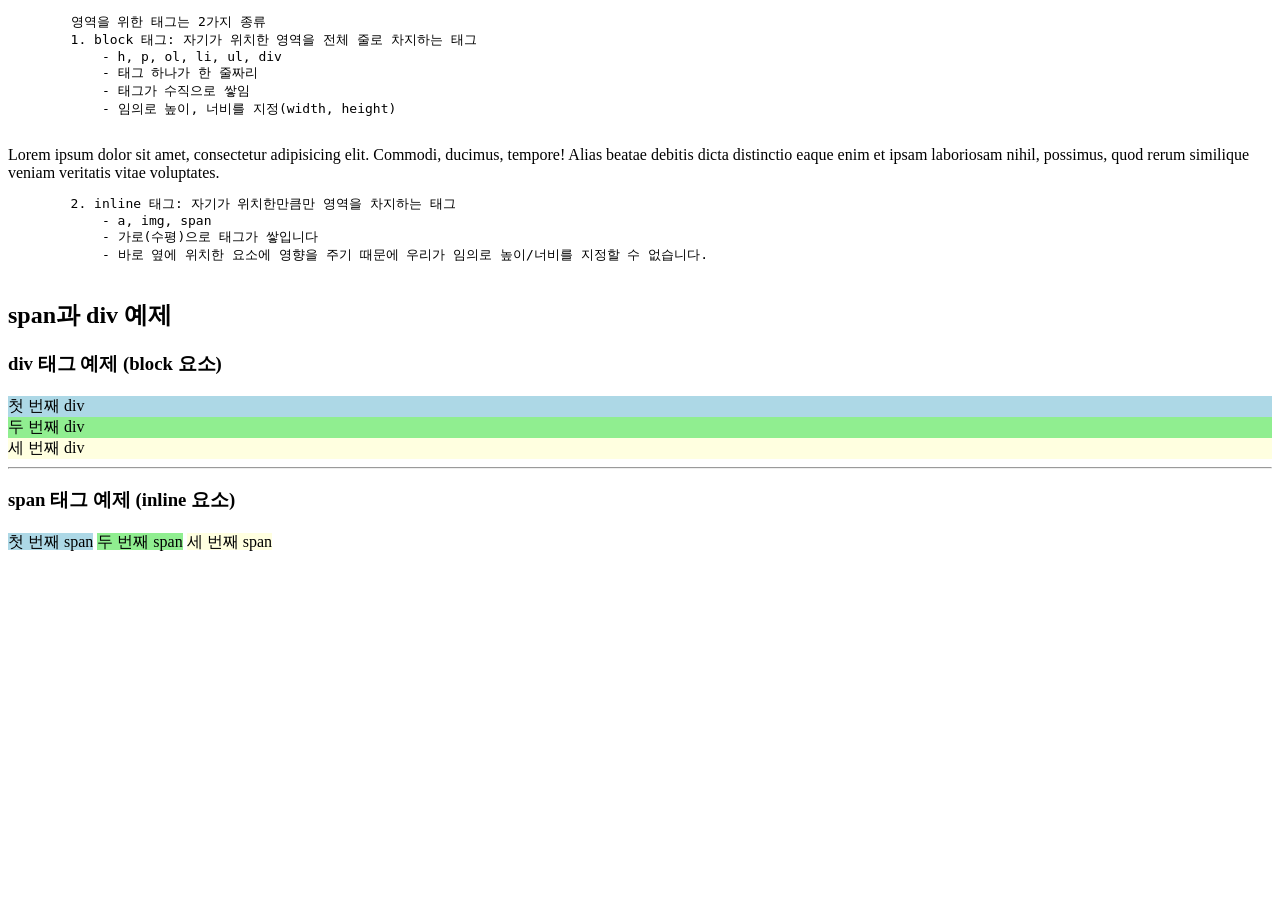
<file: 01-frontend/01_web-main/01_html/05_html_layout.html>
<!DOCTYPE html>
<html lang="en">
<head>
    <meta charset="UTF-8">
    <meta name="viewport" content="width=device-width, initial-scale=1.0">
    <title>Document</title>
</head>
<body>
    <pre>
        영역을 위한 태그는 2가지 종류
        1. block 태그: 자기가 위치한 영역을 전체 줄로 차지하는 태그 
            - h, p, ol, li, ul, div
            - 태그 하나가 한 줄짜리
            - 태그가 수직으로 쌓임
            - 임의로 높이, 너비를 지정(width, height)
    </pre>
    Lorem ipsum dolor sit amet, consectetur adipisicing elit. Commodi, ducimus, tempore! Alias beatae debitis dicta distinctio eaque enim et ipsam laboriosam nihil, possimus, quod rerum similique veniam veritatis vitae voluptates.
    
    
    <pre>
        2. inline 태그: 자기가 위치한만큼만 영역을 차지하는 태그
            - a, img, span
            - 가로(수평)으로 태그가 쌓입니다
            - 바로 옆에 위치한 요소에 영향을 주기 때문에 우리가 임의로 높이/너비를 지정할 수 없습니다.
    </pre>

    <h2>span과 div 예제</h2>

    <h3>div 태그 예제 (block 요소)</h3>
    <div style="background-color: lightblue;">첫 번째 div</div>
    <div style="background-color: lightgreen;">두 번째 div</div>
    <div style="background-color: lightyellow;">세 번째 div</div>

    <hr>

    <h3>span 태그 예제 (inline 요소)</h3>
    <span style="background-color: lightblue;">첫 번째 span</span>
    <span style="background-color: lightgreen;">두 번째 span</span>
    <span style="background-color: lightyellow;">세 번째 span</span>
</body>
</html>
</file>
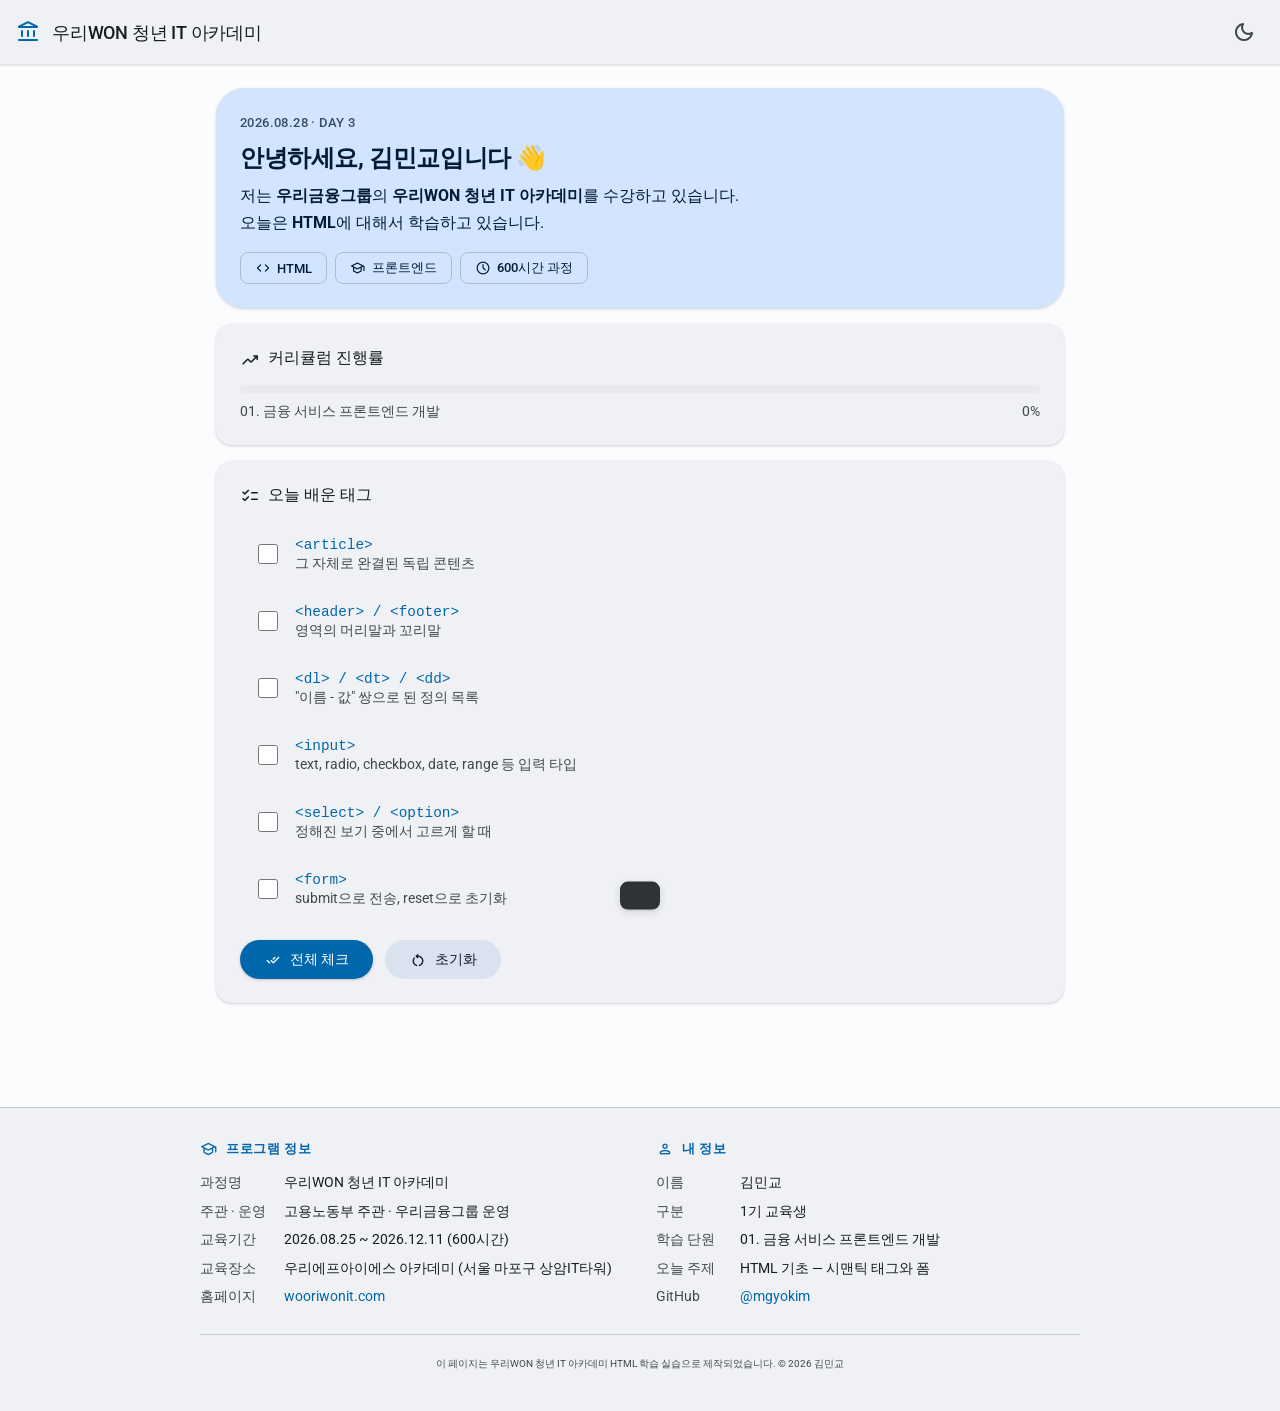
<file: 01-frontend/01_web-main/01_html/06_layout.html>
<!DOCTYPE html>
<html lang="ko">
<head>
    <meta charset="UTF-8">
    <meta name="viewport" content="width=device-width, initial-scale=1.0">
    <title>우리WON 청년 IT 아카데미 — 오늘의 학습</title>

    <!-- 구글 폰트 + 머티리얼 아이콘. 라이브러리가 아니라 '글꼴'이라 JS 프레임워크와 무관합니다 -->
    <link rel="preconnect" href="https://fonts.googleapis.com">
    <link rel="preconnect" href="https://fonts.gstatic.com" crossorigin>
    <link href="https://fonts.googleapis.com/css2?family=Roboto:wght@400;500;700&family=Material+Symbols+Rounded:opsz,wght,FILL,GRAD@24,400,0,0&display=swap"
          rel="stylesheet">

    <style>
        /* ==========================================================
           Material Design 3 디자인 토큰
           MUI(머티리얼)의 최신 버전이 쓰는 색 역할 이름을 그대로 따라갑니다.
           primary(주색) / on-primary(주색 위의 글자) / container(옅은 주색 면)
           ========================================================== */
        :root {
            --primary: #0067ac; /* 우리은행 브랜드 블루 */
            --on-primary: #ffffff;
            --primary-container: #d3e4ff;
            --on-primary-container: #001c37;

            --secondary-container: #dae2f0;
            --on-secondary-container: #131c26;

            --surface: #fbfcfe;
            --surface-container: #eff1f5;
            --surface-container-high: #e8eaee;
            --on-surface: #191c1e;
            --on-surface-variant: #43474b;
            --outline-variant: #c3c7cb;

            --shadow: 0 1px 2px rgba(0, 0, 0, .10), 0 1px 3px 1px rgba(0, 0, 0, .06);
            --shadow-2: 0 1px 2px rgba(0, 0, 0, .12), 0 2px 6px 2px rgba(0, 0, 0, .08);

            /* MD3는 모서리를 크게 깎습니다. 이게 '요즘 MUI 느낌'의 핵심입니다 */
            --radius-s: 8px;
            --radius-m: 12px;
            --radius-l: 16px;
            --radius-xl: 28px;
        }

        /* 다크 모드 : 같은 역할 이름에 값만 바꿔 끼웁니다 */
        :root[data-theme="dark"] {
            --primary: #a2c9ff;
            --on-primary: #00325a;
            --primary-container: #00497f;
            --on-primary-container: #d3e4ff;

            --secondary-container: #3a4857;
            --on-secondary-container: #dae2f0;

            --surface: #111416;
            --surface-container: #1d2022;
            --surface-container-high: #272a2d;
            --on-surface: #e2e2e5;
            --on-surface-variant: #c3c7cb;
            --outline-variant: #43474b;
        }

        * {
            box-sizing: border-box;
        }

        body {
            margin: 0;
            font-family: "Roboto", "Pretendard", -apple-system, sans-serif;
            background: var(--surface);
            color: var(--on-surface);
            transition: background .2s, color .2s;
        }

        .material-symbols-rounded {
            font-family: "Material Symbols Rounded";
            font-size: 24px;
            line-height: 1;
            user-select: none;
        }

        /* ---------- 상단 앱 바 ---------- */
        .app-bar {
            position: sticky;
            top: 0;
            z-index: 10;
            display: flex;
            align-items: center;
            gap: 12px;
            padding: 12px 16px;
            background: var(--surface-container);
            box-shadow: var(--shadow);
        }

        .app-bar h1 {
            flex: 1;
            margin: 0;
            font-size: 1.15rem;
            font-weight: 500;
            letter-spacing: -.2px;
        }

        /* 아이콘 버튼 : 원형이고 누르면 물결(ripple)이 퍼집니다 */
        .icon-btn {
            position: relative;
            overflow: hidden;
            display: grid;
            place-items: center;
            width: 40px;
            height: 40px;
            border: none;
            border-radius: 50%;
            background: transparent;
            color: var(--on-surface-variant);
            cursor: pointer;
        }

        .icon-btn:hover {
            background: var(--surface-container-high);
        }

        /* ---------- 레이아웃 ---------- */
        main {
            max-width: 880px;
            margin: 0 auto;
            padding: 24px 16px 96px;
            display: grid;
            gap: 16px;
        }

        /* ---------- 카드 ---------- */
        .card {
            background: var(--surface-container);
            border-radius: var(--radius-l);
            padding: 24px;
            box-shadow: var(--shadow);
        }

        .card.hero {
            background: var(--primary-container);
            color: var(--on-primary-container);
            border-radius: var(--radius-xl);
        }

        .card h2 {
            margin: 0 0 8px;
            font-size: 1.5rem;
            font-weight: 700;
            letter-spacing: -.4px;
        }

        .card h3 {
            display: flex;
            align-items: center;
            gap: 8px;
            margin: 0 0 16px;
            font-size: 1rem;
            font-weight: 500;
        }

        .card p {
            margin: 0 0 12px;
            line-height: 1.7;
            color: inherit;
        }

        .eyebrow {
            display: inline-block;
            margin-bottom: 12px;
            font-size: .8rem;
            font-weight: 500;
            letter-spacing: .4px;
            opacity: .75;
        }

        /* ---------- 칩 ---------- */
        .chip-row {
            display: flex;
            flex-wrap: wrap;
            gap: 8px;
            margin-top: 16px;
        }

        .chip {
            display: inline-flex;
            align-items: center;
            gap: 6px;
            padding: 6px 14px;
            border: 1px solid var(--outline-variant);
            border-radius: var(--radius-s);
            background: transparent;
            font-size: .82rem;
            font-weight: 500;
        }

        .card.hero .chip {
            border-color: rgba(0, 0, 0, .18);
        }

        /* ---------- 진행률 바 ---------- */
        .progress {
            height: 8px;
            border-radius: 99px;
            background: var(--surface-container-high);
            overflow: hidden;
        }

        .progress > span {
            display: block;
            height: 100%;
            width: 0;
            border-radius: 99px;
            background: var(--primary);
            transition: width .6s cubic-bezier(.2, 0, 0, 1);
        }

        .progress-label {
            display: flex;
            justify-content: space-between;
            margin-top: 10px;
            font-size: .85rem;
            color: var(--on-surface-variant);
        }

        /* ---------- 체크리스트 ---------- */
        .list {
            display: grid;
            gap: 4px;
        }

        .list-item {
            display: flex;
            align-items: center;
            gap: 14px;
            padding: 12px 14px;
            border-radius: var(--radius-m);
            cursor: pointer;
            transition: background .15s;
        }

        .list-item:hover {
            background: var(--surface-container-high);
        }

        .list-item input {
            width: 20px;
            height: 20px;
            accent-color: var(--primary);
            cursor: pointer;
        }

        .list-item .tag {
            font-family: ui-monospace, "SFMono-Regular", Menlo, monospace;
            font-size: .9rem;
            font-weight: 500;
            color: var(--primary);
        }

        .list-item .desc {
            font-size: .85rem;
            color: var(--on-surface-variant);
        }

        .list-item.done .tag,
        .list-item.done .desc {
            text-decoration: line-through;
            opacity: .45;
        }

        /* ---------- 버튼 ---------- */
        .btn {
            position: relative;
            overflow: hidden;
            display: inline-flex;
            align-items: center;
            gap: 8px;
            padding: 10px 24px;
            border: none;
            border-radius: 99px; /* MD3 버튼은 알약 모양 */
            background: var(--primary);
            color: var(--on-primary);
            font-family: inherit;
            font-size: .9rem;
            font-weight: 500;
            cursor: pointer;
            box-shadow: var(--shadow);
        }

        .btn.tonal {
            background: var(--secondary-container);
            color: var(--on-secondary-container);
            box-shadow: none;
        }

        .btn-row {
            display: flex;
            flex-wrap: wrap;
            gap: 12px;
            margin-top: 20px;
        }

        /* ---------- 물결(ripple) 효과 ---------- */
        .ripple {
            position: absolute;
            border-radius: 50%;
            background: currentColor;
            opacity: .28;
            transform: scale(0);
            animation: ripple .5s linear;
            pointer-events: none;
        }

        @keyframes ripple {
            to {
                transform: scale(3);
                opacity: 0;
            }
        }

        /* ---------- 스낵바 ---------- */
        .snackbar {
            position: fixed;
            left: 50%;
            bottom: 24px;
            transform: translate(-50%, 120%);
            padding: 14px 20px;
            border-radius: var(--radius-s);
            background: #303336;
            color: #f1f1f4;
            font-size: .88rem;
            box-shadow: var(--shadow-2);
            transition: transform .3s cubic-bezier(.2, 0, 0, 1);
        }

        .snackbar.show {
            transform: translate(-50%, 0);
        }

        /* ---------- 푸터 ---------- */
        .site-footer {
            margin-top: 8px;
            padding: 32px 16px 40px;
            background: var(--surface-container);
            border-top: 1px solid var(--outline-variant);
        }

        .footer-inner {
            max-width: 880px;
            margin: 0 auto;
            display: grid;
            grid-template-columns: 1fr 1fr;
            gap: 32px;
        }

        .site-footer h4 {
            display: flex;
            align-items: center;
            gap: 8px;
            margin: 0 0 14px;
            font-size: .82rem;
            font-weight: 700;
            letter-spacing: .6px;
            color: var(--primary);
        }

        /* 푸터의 정보도 "이름 - 값" 쌍이라 dl 을 씁니다 */
        .site-footer dl {
            margin: 0;
            display: grid;
            grid-template-columns: 72px 1fr;
            gap: 8px 12px;
            font-size: .85rem;
            line-height: 1.5;
        }

        .site-footer dt {
            color: var(--on-surface-variant);
        }

        .site-footer dd {
            margin: 0;
        }

        .site-footer a {
            color: var(--primary);
            text-decoration: none;
        }

        .site-footer a:hover {
            text-decoration: underline;
        }

        .copyright {
            max-width: 880px;
            margin: 28px auto 0;
            padding-top: 20px;
            border-top: 1px solid var(--outline-variant);
            font-size: .78rem;
            color: var(--on-surface-variant);
            text-align: center;
        }

        @media (max-width: 600px) {
            .card { padding: 20px; }
            .card h2 { font-size: 1.3rem; }
            .footer-inner { grid-template-columns: 1fr; gap: 28px; }
        }
    </style>
</head>
<body>

<!-- header : 페이지 최상단 머리말 영역. MD3의 Top App Bar 역할 -->
<header class="app-bar">
    <span class="material-symbols-rounded" style="color:var(--primary)">account_balance</span>
    <h1>우리WON 청년 IT 아카데미</h1>
    <button class="icon-btn" id="themeBtn" type="button" title="테마 전환">
        <span class="material-symbols-rounded" id="themeIcon">dark_mode</span>
    </button>
</header>

<!-- main : 이 문서의 핵심 내용. 페이지당 하나만 둡니다 -->
<main>

    <!-- section : 주제가 하나로 묶이는 덩어리 -->
    <section class="card hero">
        <span class="eyebrow">2026.08.28 · DAY 3</span>
        <h2>안녕하세요, 김민교입니다 👋</h2>
        <p>
            저는 <strong>우리금융그룹</strong>의 <strong>우리WON 청년 IT 아카데미</strong>를 수강하고 있습니다.<br>
            오늘은 <strong>HTML</strong>에 대해서 학습하고 있습니다.
        </p>
        <div class="chip-row">
            <span class="chip"><span class="material-symbols-rounded" style="font-size:16px">code</span>HTML</span>
            <span class="chip"><span class="material-symbols-rounded" style="font-size:16px">school</span>프론트엔드</span>
            <span class="chip"><span class="material-symbols-rounded" style="font-size:16px">schedule</span>600시간 과정</span>
        </div>
    </section>

    <section class="card">
        <h3><span class="material-symbols-rounded" style="font-size:20px">trending_up</span>커리큘럼 진행률</h3>
        <div class="progress"><span id="bar"></span></div>
        <div class="progress-label">
            <span>01. 금융 서비스 프론트엔드 개발</span>
            <span id="pct">0%</span>
        </div>
    </section>

    <section class="card">
        <h3><span class="material-symbols-rounded" style="font-size:20px">checklist</span>오늘 배운 태그</h3>
        <div class="list" id="list">
            <!-- 항목은 아래 JavaScript가 만들어 넣습니다 -->
        </div>
        <div class="btn-row">
            <button class="btn" id="allBtn" type="button">
                <span class="material-symbols-rounded" style="font-size:18px">done_all</span>전체 체크
            </button>
            <button class="btn tonal" id="resetBtn" type="button">
                <span class="material-symbols-rounded" style="font-size:18px">restart_alt</span>초기화
            </button>
        </div>
    </section>

</main>

<!-- footer : 문서의 꼬리말. 만든 사람 정보, 저작권, 부가 정보가 들어가는 자리 -->
<footer class="site-footer">
    <div class="footer-inner">

        <section>
            <h4><span class="material-symbols-rounded" style="font-size:18px">school</span>프로그램 정보</h4>
            <dl>
                <dt>과정명</dt>
                <dd>우리WON 청년 IT 아카데미</dd>
                <dt>주관 · 운영</dt>
                <dd>고용노동부 주관 · 우리금융그룹 운영</dd>
                <dt>교육기간</dt>
                <dd><time datetime="2026-08-25">2026.08.25</time> ~ <time datetime="2026-12-11">2026.12.11</time> (600시간)</dd>
                <dt>교육장소</dt>
                <dd>우리에프아이에스 아카데미 (서울 마포구 상암IT타워)</dd>
                <dt>홈페이지</dt>
                <dd><a href="https://wooriwonit.com/" target="_blank" rel="noopener">wooriwonit.com</a></dd>
            </dl>
        </section>

        <section>
            <h4><span class="material-symbols-rounded" style="font-size:18px">person</span>내 정보</h4>
            <dl>
                <dt>이름</dt>
                <dd>김민교</dd>
                <dt>구분</dt>
                <dd>1기 교육생</dd>
                <dt>학습 단원</dt>
                <dd>01. 금융 서비스 프론트엔드 개발</dd>
                <dt>오늘 주제</dt>
                <dd>HTML 기초 — 시맨틱 태그와 폼</dd>
                <dt>GitHub</dt>
                <dd><a href="https://github.com/mgyokim" target="_blank" rel="noopener">@mgyokim</a></dd>
            </dl>
        </section>

    </div>

    <!-- small : 저작권·면책 같은 부수적인 문구에 쓰는 태그 -->
    <p class="copyright">
        <small>이 페이지는 우리WON 청년 IT 아카데미 HTML 학습 실습으로 제작되었습니다. &copy; 2026 김민교</small>
    </p>
</footer>

<div class="snackbar" id="snackbar"></div>

<script>
    /* ==========================================================
       순수 JavaScript만 사용합니다. React 같은 프레임워크 없음.
       ========================================================== */

    // 오늘 학습한 태그 목록 — 데이터를 배열로 두고 화면은 여기서 만들어 냅니다
    const TAGS = [
        {tag: '<article>', desc: '그 자체로 완결된 독립 콘텐츠'},
        {tag: '<header> / <footer>', desc: '영역의 머리말과 꼬리말'},
        {tag: '<dl> / <dt> / <dd>', desc: '"이름 - 값" 쌍으로 된 정의 목록'},
        {tag: '<input>', desc: 'text, radio, checkbox, date, range 등 입력 타입'},
        {tag: '<select> / <option>', desc: '정해진 보기 중에서 고르게 할 때'},
        {tag: '<form>', desc: 'submit으로 전송, reset으로 초기화'},
    ];

    const list = document.getElementById('list');
    const bar = document.getElementById('bar');
    const pct = document.getElementById('pct');
    const snackbar = document.getElementById('snackbar');

    // 배열을 돌면서 목록 항목을 만들어 화면에 붙입니다
    TAGS.forEach((item, i) => {
        const row = document.createElement('label');
        row.className = 'list-item';
        row.innerHTML = `
            <input type="checkbox" data-i="${i}">
            <span>
                <span class="tag">${item.tag.replace(/</g, '&lt;')}</span><br>
                <span class="desc">${item.desc}</span>
            </span>`;
        list.appendChild(row);
    });

    const boxes = list.querySelectorAll('input[type="checkbox"]');

    // 진행률을 다시 계산해서 막대와 숫자를 갱신합니다
    function render() {
        let done = 0;
        boxes.forEach(box => {
            box.closest('.list-item').classList.toggle('done', box.checked);
            if (box.checked) done++;
        });
        const rate = Math.round(done / boxes.length * 100);   // 소수점 없이 정수 퍼센트
        bar.style.width = rate + '%';
        pct.textContent = rate + '%';

        if (rate === 100) toast('오늘 학습 목표를 모두 완료했습니다! 🎉');
    }

    // 스낵바를 잠깐 띄웠다가 접습니다
    let timer;
    function toast(msg) {
        snackbar.textContent = msg;
        snackbar.classList.add('show');
        clearTimeout(timer);
        timer = setTimeout(() => snackbar.classList.remove('show'), 2600);
    }

    boxes.forEach(box => box.addEventListener('change', render));

    document.getElementById('allBtn').addEventListener('click', () => {
        boxes.forEach(box => box.checked = true);
        render();
    });

    document.getElementById('resetBtn').addEventListener('click', () => {
        boxes.forEach(box => box.checked = false);
        render();
        toast('체크를 모두 해제했습니다');
    });

    /* ---------- 다크 모드 전환 ---------- */
    const themeBtn = document.getElementById('themeBtn');
    const themeIcon = document.getElementById('themeIcon');

    themeBtn.addEventListener('click', () => {
        const dark = document.documentElement.getAttribute('data-theme') === 'dark';
        document.documentElement.setAttribute('data-theme', dark ? 'light' : 'dark');
        themeIcon.textContent = dark ? 'dark_mode' : 'light_mode';
    });

    /* ---------- 물결(ripple) 효과 ---------- */
    // 버튼을 누른 '그 지점'에서 원이 퍼지도록 좌표를 계산해 span을 심습니다
    document.querySelectorAll('.btn, .icon-btn').forEach(el => {
        el.addEventListener('click', e => {
            const rect = el.getBoundingClientRect();
            const size = Math.max(rect.width, rect.height);
            const span = document.createElement('span');
            span.className = 'ripple';
            span.style.width = span.style.height = size + 'px';
            span.style.left = (e.clientX - rect.left - size / 2) + 'px';
            span.style.top = (e.clientY - rect.top - size / 2) + 'px';
            el.appendChild(span);
            setTimeout(() => span.remove(), 500);
        });
    });

    render();   // 첫 화면을 그립니다
</script>

</body>
</html>
</file>
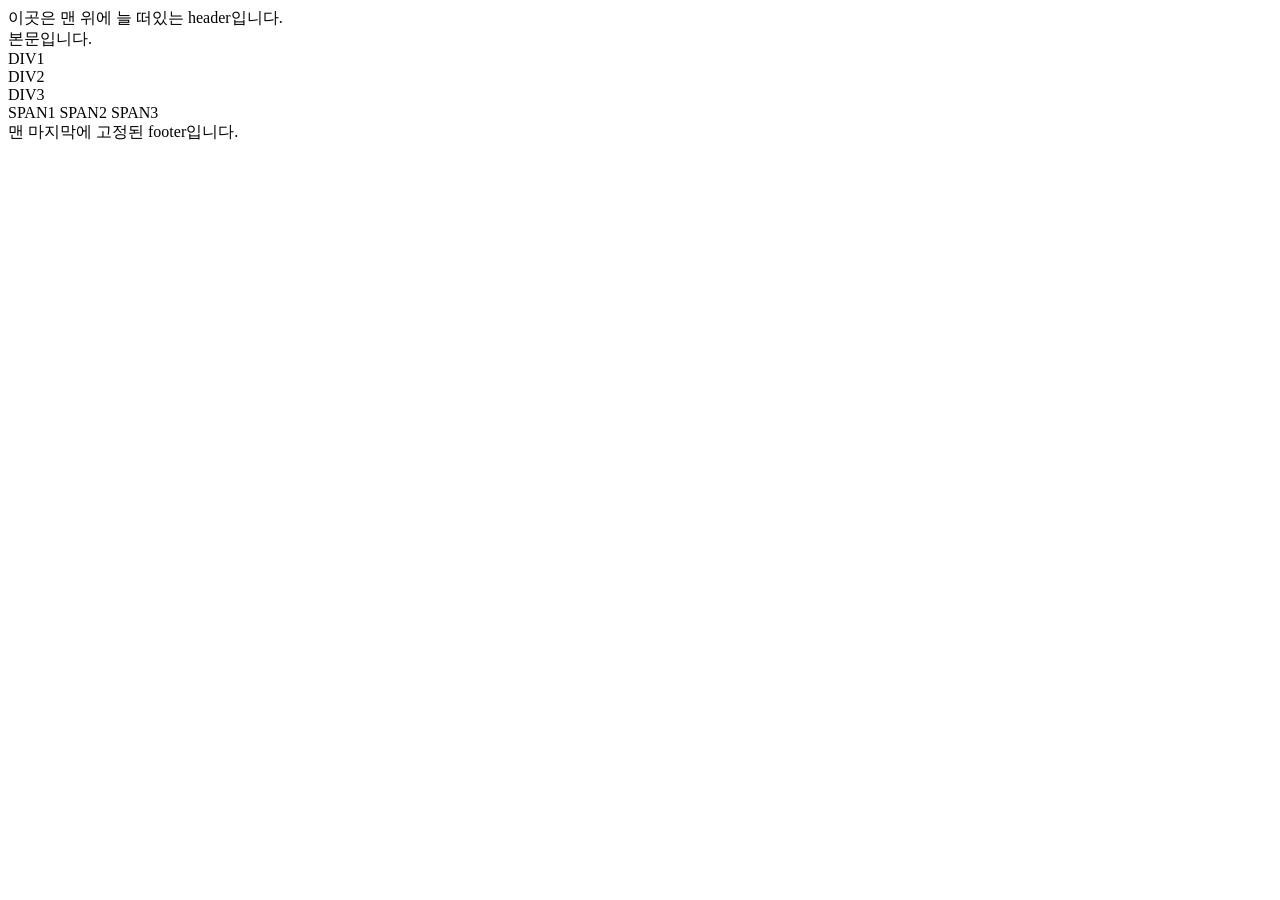
<file: 01-frontend/01_web-main/02_css/01_position.html>
<!DOCTYPE html>
<html lang="en">
<head>
    <meta charset="UTF-8">
    <meta name="viewport" content="width=device-width, initial-scale=1.0">
    <title>Positioning</title>

    <!--CSS 옵션을 주는 방법 
    1. 파일을 link : 모든 페이지에 일괄적으로 적용하기 위한 css태그들을 작성
    2. html 파일 안에 <style> </style> 안에 작성: 현재 페이지에서만 쓰게될 예외 코드들은 앞의 파일 뒤에 link 줍니다.
    3. 특정 태그의 style= 이라는 속성으로 직접 제시: 딱 한번 예외에 작성. 파싱할 때 잘못 파싱되므로 권장되는 방법은 아님
-->
    </style>
</head>
<body>
    <header>
        이곳은 맨 위에 늘 떠있는 header입니다.
    </header>
    <content>
        본문입니다.
        <article>
            <div>DIV1</div>
            <div>DIV2</div>
            <div>DIV3</div>
        </article>
        <article>
            <span>SPAN1</span>
            <span>SPAN2</span>
            <span>SPAN3</span>
        </article>
    </content>
    <footer>
        맨 마지막에 고정된 footer입니다.
    </footer>
</body>
</html>
</file>
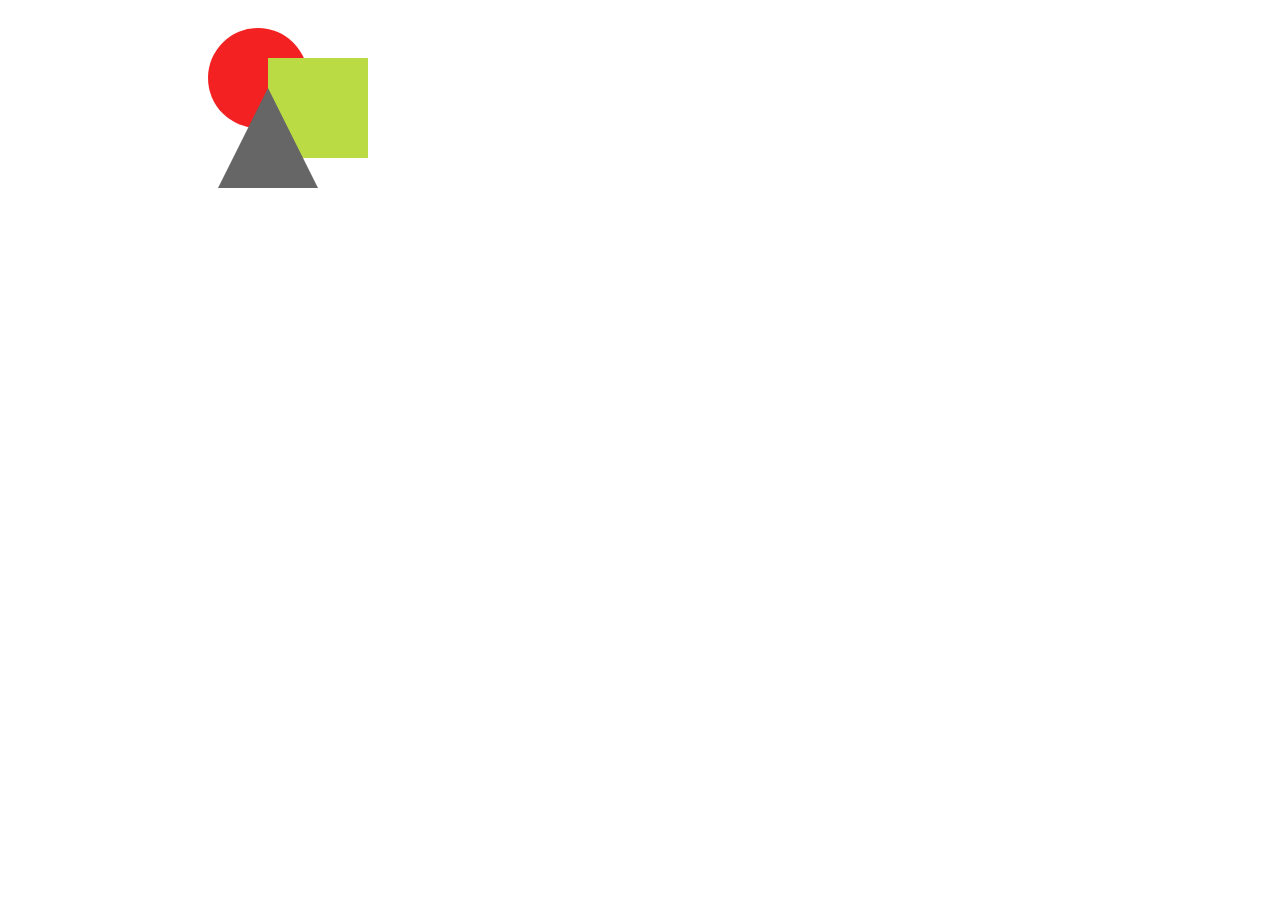
<file: 01-frontend/01_web-main/02_css/02_z-index.html>
<!doctype html>
<html lang="ko">
	<head>
		<meta charset="utf-8">
		<title>CSS</title>
		<style>
            /* z-index 속성 추가해서 위치 바꾸기 */
			div {
				width: 100px;
				height: 100px;
				position: absolute;

			}
			div.x {
				background-color: #f32121;
				border-radius: 50%;
                top: 20px;
				left: 200px;
			}

			div.y {
				background-color: #badb44;
				top: 50px;
				left: 260px;
			}

			div.z {
                top: 80px;
				left: 210px;
				width: 0px;
                height: 0px;
                border-bottom: 100px solid #666666;
                border-left: 50px solid transparent;
                border-right: 50px solid transparent;
			}
			
		</style>
	</head>
	<body>
		<div class="top">
			<div class="x"></div>
			<div class="y"></div>
			<div class="z"></div>
		</div>
       	</body>
</html>
</file>
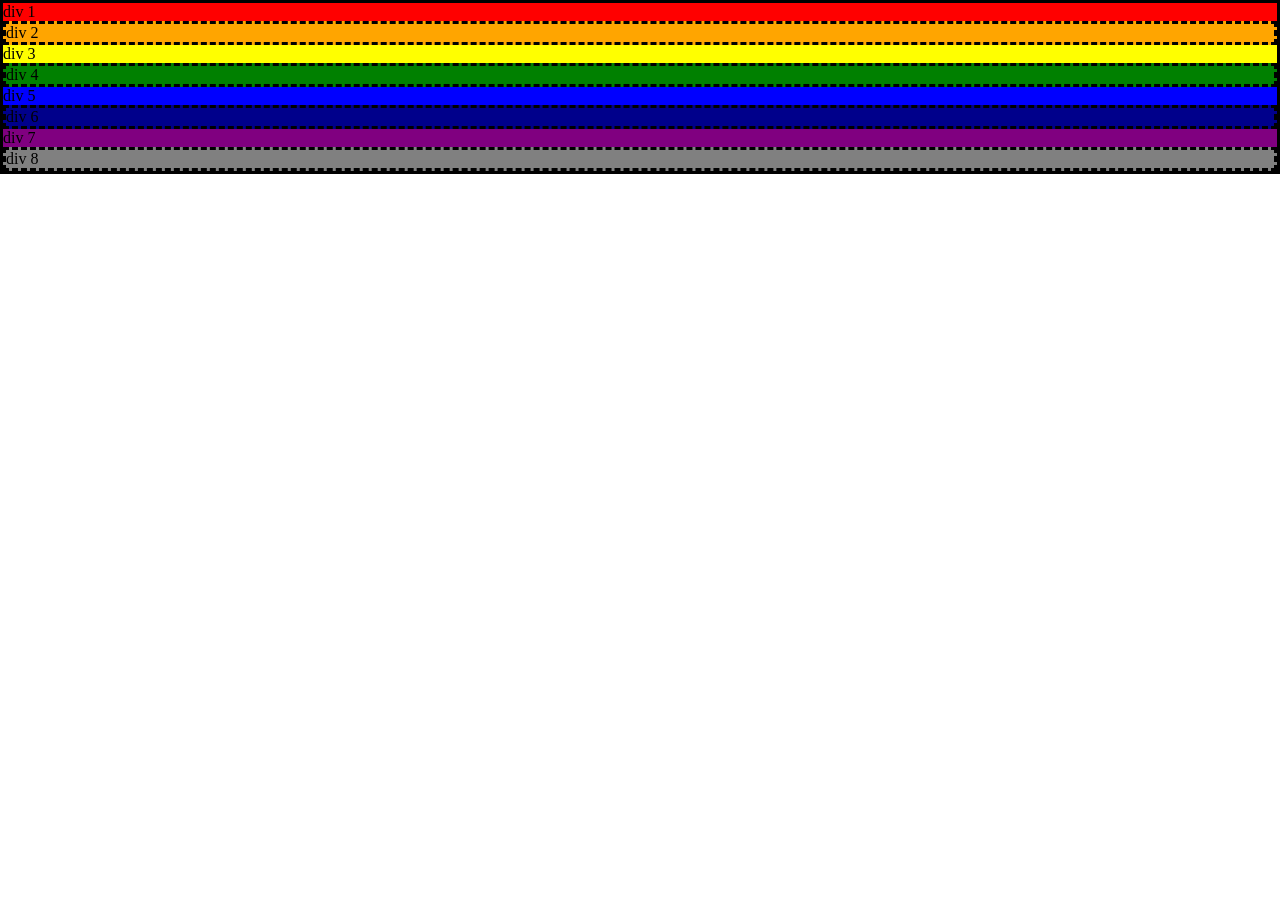
<file: 01-frontend/01_web-main/02_css/03_flex.html>
<!DOCTYPE html>
<html lang="en">
<head>
    <meta charset="UTF-8">
    <meta http-equiv="X-UA-Compatible" content="IE=edge">
    <meta name="viewport" content="width=device-width, initial-scale=1.0">
    <link rel="stylesheet" type="text/css" href="flex.css">
    <title>Flex</title>
</head>
<body>
    
    <!-- div.container>div.item#item${div $}*8 -->
    <div class="container">
        <div class="item" style="background-color:red" id="item1">div 1</div>
        <div class="item" style="background-color:orange" id="item2">div 2</div>
        <div class="item" style="background-color:yellow" id="item3">div 3</div>
        <div class="item" style="background-color:green" id="item4">div 4</div>
        <div class="item" style="background-color:blue" id="item5">div 5</div> 
        <div class="item" style="background-color:darkblue" id="item6">div 6</div>
        <div class="item" style="background-color:purple" id="item7">div 7</div>
        <div class="item" style="background-color:gray" id="item8">div 8</div>
    
    </div>
</body>
</html>
</file>
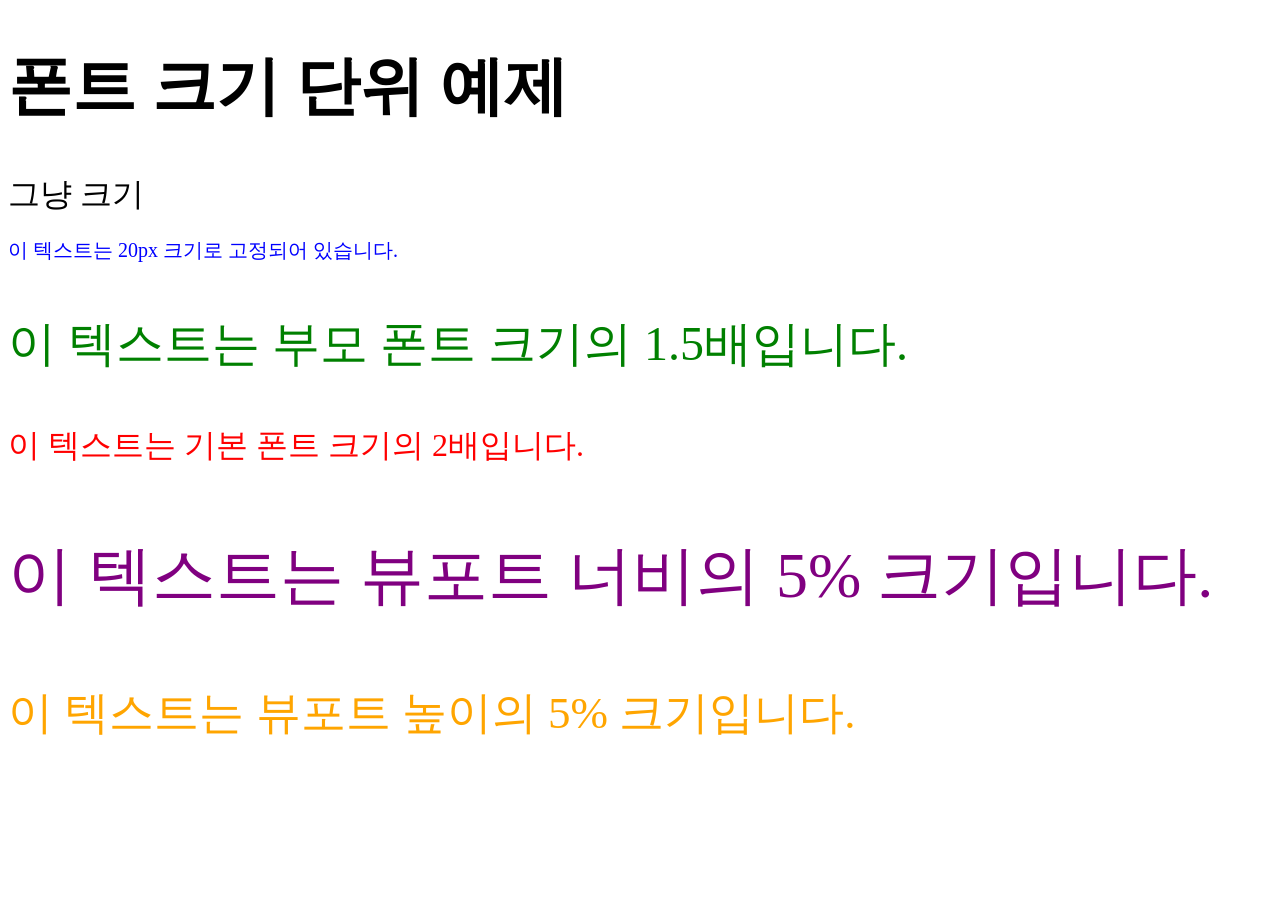
<file: 01-frontend/01_web-main/02_css/04_size.html>
<!DOCTYPE html>
<html lang="ko">
<head>
    <meta charset="UTF-8">
    <meta name="viewport" content="width=device-width, initial-scale=1.0">
    <title>폰트 크기 단위 예제</title>
    <style>
        body {
            font-size: 32px; /* 기본 폰트 크기 */
        }
        .px-size {
            font-size: 20px; /* 고정된 크기 */
            color: blue;
        }
        .em-size {
            font-size: 1.5em; /* 부모 폰트 크기의 1.5배 */
            color: green;
        }
        .rem-size {
            font-size: 2rem; /* 루트 폰트 크기의 2배 (32px) */
            color: red;
        }
        .vw-size {
            font-size: 5vw; /* 뷰포트 너비의 5% */
            color: purple;
        }
        .vh-size {
            font-size: 5vh; /* 뷰포트 높이의 5% */
            color: orange;
        }
    </style>
</head>
<body>
    <h1>폰트 크기 단위 예제</h1>
    그냥 크기
    <p class="px-size">이 텍스트는 20px 크기로 고정되어 있습니다.</p>
    <p class="em-size">이 텍스트는 부모 폰트 크기의 1.5배입니다.</p>
    <p class="rem-size">이 텍스트는 기본 폰트 크기의 2배입니다.</p>
    <p class="vw-size">이 텍스트는 뷰포트 너비의 5% 크기입니다.</p>
    <p class="vh-size">이 텍스트는 뷰포트 높이의 5% 크기입니다.</p>
</body>
</html>
</file>
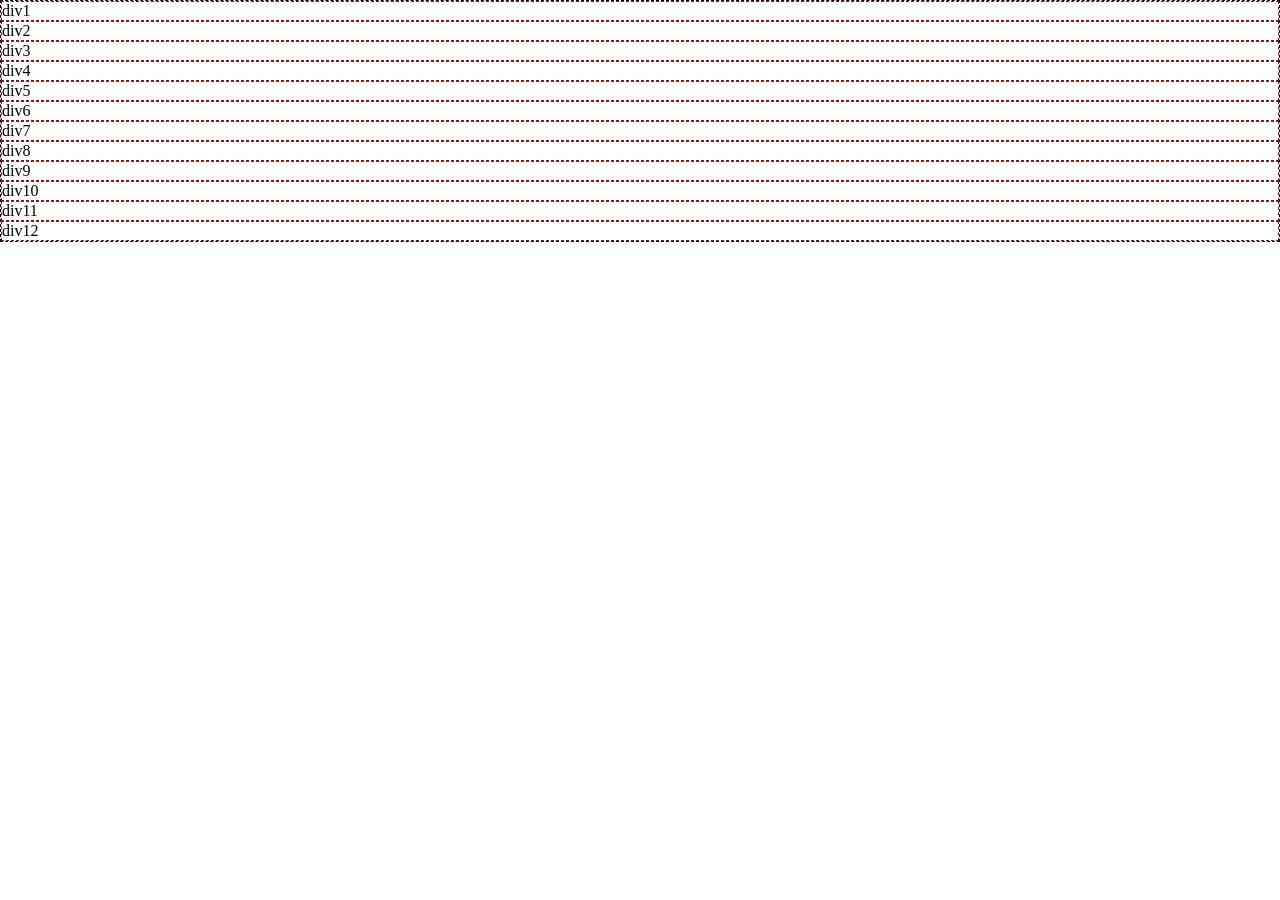
<file: 01-frontend/01_web-main/02_css/05_grid.html>
<!DOCTYPE html>
<html lang="en">
<head>
    <meta charset="UTF-8">
    <meta name="viewport" content="width=device-width, initial-scale=1.0">
    <title>Grid</title>
    <link rel="stylesheet" href="grid.css">
</head>
<body>
    <div class="container">
        <div class="item" id="item1">div1</div>
        <div class="item" id="item2">div2</div>
        <div class="item" id="item3">div3</div>
        <div class="item" id="item4">div4</div>
        <div class="item">div5</div>
        <div class="item">div6</div>
        <div class="item">div7</div>
        <div class="item">div8</div>
        <div class="item">div9</div>
        <div class="item">div10</div>
        <div class="item">div11</div>
        <div class="item">div12</div>

    </div>
</body>
</html>
</file>
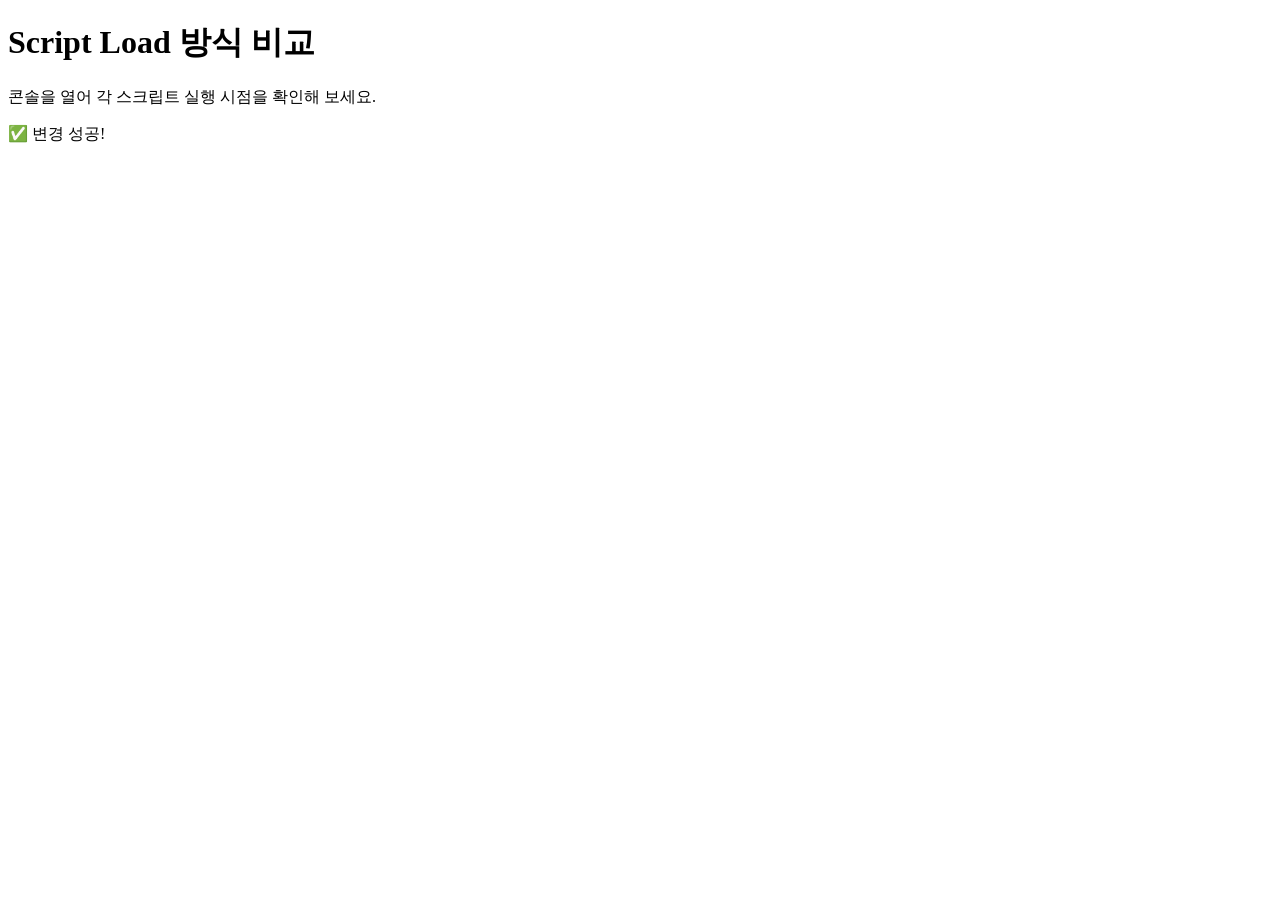
<file: 01-frontend/01_web-main/03_js/exam0.html>
<!DOCTYPE html>
<html lang="ko">
<head>
  <meta charset="UTF-8" />
  <title>Script Loading Test - Single HTML</title>

  <!-- 1. head에서 동기 실행 (렌더링 차단) -->
  <script>
    alert("🟡 [1] head 동기 스크립트 실행됨 (렌더링 차단)");
    console.log("🟡 [1] head 동기 스크립트 실행됨 (렌더링 차단)");
  </script>

  <!-- 2. async 스크립트 시뮬레이션 -->
  <script async>
    setTimeout(() => {
        alert("🟢 [2] async 스크립트 실행됨 (순서 예측 불가)");
        console.log("🟢 [2] async 스크립트 실행됨 (순서 예측 불가)");
    }, 0);
  </script>

  <!-- 3. defer 스크립트 시뮬레이션 -->
  <script defer>
    alert("🔵 defer 스크립트 실행됨 (DOMContentLoaded 전에 실행됨)");
    console.log("🔵 defer 스크립트 실행됨 (DOMContentLoaded 전에 실행됨)");
</script>
</head>

<body>
  <h1>Script Load 방식 비교</h1>
  <p>콘솔을 열어 각 스크립트 실행 시점을 확인해 보세요.</p>
 
  <!-- 아직 파싱되지 않았기 때문에 위 스크립트 실행 시점에는 존재하지 않을 수 있음 -->
  <div id="target">⛔ 여긴 아직 변경 안 됨</div>
  
  <!-- 4. body 끝에 위치한 스크립트 -->
  <script>
    alert("🔴 [4] body 끝 스크립트 실행됨");
    console.log("🔴 [4] body 끝 스크립트 실행됨");

  </script>

  <!-- DOMContentLoaded 이벤트 확인 -->
  <script>
     // 브라우저가 HTML 문서를 완전히 파싱하고 DOM 트리가 완성되었을 때 발생하는 이벤트
    document.addEventListener("DOMContentLoaded", () => {
        alert("✅ [5] DOMContentLoaded 발생");
        console.log("✅ [5] DOMContentLoaded 발생");
        const el = document.getElementById("target");
        if (el) {
        el.textContent = "✅ 변경 성공!";
        } else {
        console.error("❌ #target 요소를 찾지 못했어요!");
        }
    });

    window.addEventListener("load", () => {
    console.log("✅ load: 모든 리소스까지 완전히 로드됨!");


  });
  </script>
</body>
</html>
</file>
<file: 01-frontend/01_web-main/01_html/04_html_input/style.css>
/* =========================================================
   폼 데이터 다루기 — style.css
   구조(HTML) 와 표현(CSS) 을 분리했습니다.
   색·간격은 아래 :root 한 곳만 고치면 전체가 바뀝니다.
   ========================================================= */

/* ---------- 1. 색과 간격을 변수로 모아둡니다 ---------- */
:root {
  --brand: #2f6feb;
  --brand-dark: #1f4fb8;

  --bg: #f5f6f8;
  --card: #ffffff;
  --text: #1f2328;
  --muted: #6b7280;
  --line: #e5e7eb;

  --radius: 14px;
  --gap: 16px;

  --shadow: 0 1px 2px rgba(0, 0, 0, .05), 0 8px 24px rgba(0, 0, 0, .06);
}

/* ---------- 2. 기본값 정리 ---------- */
* {
  box-sizing: border-box;
}

body {
  margin: 0;
  padding: 32px 16px 64px;
  background: var(--bg);
  color: var(--text);
  font-family: "Pretendard", system-ui, -apple-system, "Apple SD Gothic Neo",
               "Malgun Gothic", "맑은 고딕", sans-serif;
  font-size: 15px;
  line-height: 1.6;
}

.page {
  max-width: 720px;
  margin: 0 auto;
}

/* ---------- 3. 머리말 ---------- */
.page-head {
  margin-bottom: 24px;
}

.page-head h1 {
  margin: 0 0 8px;
  font-size: 26px;
  letter-spacing: -0.02em;
}

.lead {
  margin: 0;
  color: var(--muted);
}

/* ---------- 4. 카드 ---------- */
.card {
  background: var(--card);
  border-radius: var(--radius);
  box-shadow: var(--shadow);
  padding: 24px;
  margin-bottom: 24px;
}

/* ---------- 5. fieldset: 관련된 입력끼리 묶는 상자 ---------- */
fieldset {
  border: 1px solid var(--line);
  border-radius: 12px;
  padding: 18px;
  margin: 0 0 var(--gap);
}

legend {
  padding: 4px 12px;
  background: var(--brand);
  color: #fff;
  font-size: 13px;
  font-weight: 700;
  border-radius: 999px;
}

/* ---------- 6. 입력 한 칸 ---------- */
.field {
  margin-bottom: var(--gap);
}

.field:last-child {
  margin-bottom: 0;
}

label {
  display: block;
  margin-bottom: 6px;
  font-weight: 600;
  font-size: 14px;
}

input[type="text"],
input[type="tel"],
input[type="date"],
textarea,
select {
  width: 100%;
  padding: 11px 13px;
  border: 1px solid var(--line);
  border-radius: 10px;
  background: #fff;
  color: inherit;
  font: inherit;
  transition: border-color .15s, box-shadow .15s;
}

textarea {
  resize: vertical;
  min-height: 96px;
}

/* 키보드로 이동했을 때 지금 어디인지 보이게 합니다 (접근성) */
input:focus-visible,
textarea:focus-visible,
select:focus-visible,
button:focus-visible {
  outline: none;
  border-color: var(--brand);
  box-shadow: 0 0 0 3px rgba(47, 111, 235, .18);
}

/* 값이 형식에 안 맞으면 테두리로 알려줍니다 */
input:not(:placeholder-shown):invalid {
  border-color: #d93025;
}

::placeholder {
  color: #9ca3af;
}

/* ---------- 7. 라디오 / 체크박스 ---------- */
.choice-list {
  display: flex;
  flex-wrap: wrap;
  gap: 8px;
}

/* label 로 감싸면 글자를 눌러도 선택됩니다 */
.choice {
  display: inline-flex;
  align-items: center;
  gap: 8px;
  margin: 0;
  padding: 9px 14px;
  border: 1px solid var(--line);
  border-radius: 999px;
  font-weight: 500;
  cursor: pointer;
  transition: border-color .15s, background .15s;
}

.choice:hover {
  border-color: var(--brand);
}

/* accent-color 한 줄로 기본 동그라미·네모의 색이 바뀝니다 */
.choice input {
  accent-color: var(--brand);
  width: 17px;
  height: 17px;
  margin: 0;
  cursor: pointer;
}

/* 선택된 항목을 눈에 띄게 (:has 는 최신 브라우저에서 동작합니다) */
.choice:has(input:checked) {
  border-color: var(--brand);
  background: rgba(47, 111, 235, .07);
}

/* ---------- 8. 색상 / 범위 ---------- */
input[type="color"] {
  width: 56px;
  height: 42px;
  padding: 4px;
  border: 1px solid var(--line);
  border-radius: 10px;
  background: #fff;
  cursor: pointer;
}

.range-row {
  display: flex;
  align-items: center;
  gap: 12px;
}

input[type="range"] {
  flex: 1;
  accent-color: var(--brand);
  cursor: pointer;
}

output {
  min-width: 52px;
  padding: 4px 10px;
  border-radius: 8px;
  background: var(--bg);
  font-variant-numeric: tabular-nums;
  font-weight: 700;
  text-align: center;
}

/* ---------- 9. select ---------- */
select[multiple] {
  padding: 6px;
}

select[multiple] option {
  padding: 6px 8px;
  border-radius: 6px;
}

/* ---------- 10. 도움말 문구 ---------- */
.hint {
  margin: 6px 0 0;
  color: var(--muted);
  font-size: 12.5px;
}

.hint code {
  padding: 1px 5px;
  border-radius: 5px;
  background: var(--bg);
  font-size: 12px;
}

/* ---------- 11. 버튼 ---------- */
.actions {
  display: flex;
  gap: 10px;
  margin-top: 20px;
}

.btn {
  padding: 11px 22px;
  border: 1px solid var(--line);
  border-radius: 10px;
  background: #fff;
  color: var(--text);
  font: inherit;
  font-weight: 600;
  cursor: pointer;
  transition: background .15s, border-color .15s;
}

.btn:hover {
  border-color: var(--brand);
}

.btn-primary {
  border-color: var(--brand);
  background: var(--brand);
  color: #fff;
}

.btn-primary:hover {
  background: var(--brand-dark);
  border-color: var(--brand-dark);
}

/* ---------- 12. 결과 표 ---------- */
.result h2 {
  margin: 0 0 16px;
  font-size: 19px;
}

.result h3 {
  margin: 24px 0 8px;
  font-size: 15px;
}

table {
  width: 100%;
  border-collapse: collapse;
  font-size: 14px;
}

thead th {
  padding: 9px 12px;
  background: var(--bg);
  color: var(--muted);
  font-size: 12.5px;
  text-align: left;
}

thead th:first-child {
  border-radius: 8px 0 0 8px;
}

thead th:last-child {
  border-radius: 0 8px 8px 0;
}

tbody th {
  width: 34%;
  padding: 10px 12px;
  border-bottom: 1px solid var(--line);
  color: var(--muted);
  font-weight: 600;
  text-align: left;
  vertical-align: top;
}

tbody td {
  padding: 10px 12px;
  border-bottom: 1px solid var(--line);
  word-break: break-word;
  white-space: pre-wrap;
}

/* method 뱃지 — GET / POST 를 색으로 구분합니다 */
.badge {
  display: inline-block;
  margin-left: 6px;
  padding: 3px 10px;
  border-radius: 999px;
  font-size: 12px;
  font-weight: 700;
  letter-spacing: .04em;
  vertical-align: middle;
}

.badge-get {
  background: #e8f0fe;
  color: #1a56c4;
}

.badge-post {
  background: #e6f4ea;
  color: #137333;
}

/* '주소' / '본문' 이름표가 붙은 줄 */
.send-row {
  display: flex;
  align-items: flex-start;
  gap: 10px;
  margin-bottom: 8px;
}

.send-key {
  flex-shrink: 0;
  width: 76px;
  padding-top: 13px;
  color: var(--muted);
  font-size: 12.5px;
  font-weight: 700;
}

.send-row .query {
  flex: 1;
  min-width: 0;
}

@media (max-width: 480px) {
  .send-row {
    flex-direction: column;
    gap: 4px;
  }

  .send-key {
    width: auto;
    padding-top: 0;
  }
}

.query {
  margin: 0;
  padding: 14px;
  border-radius: 10px;
  background: #1f2328;
  color: #d6e2ff;
  font-family: ui-monospace, SFMono-Regular, Consolas, monospace;
  font-size: 12.5px;
  line-height: 1.7;
  overflow-x: auto;   /* 길어지면 가로로 스크롤 */
  white-space: pre-wrap;
  word-break: break-all;
}

/* ---------- 13. 화면이 넓으면 두 칸으로 ---------- */
.grid {
  display: grid;
  gap: var(--gap);
}

@media (min-width: 560px) {
  .grid {
    grid-template-columns: 1fr 1fr;
  }
}

/* ---------- 14. 어두운 화면을 쓰는 사람을 위해 ---------- */
@media (prefers-color-scheme: dark) {
  :root {
    --bg: #16181c;
    --card: #212429;
    --text: #e8eaed;
    --muted: #9aa2ad;
    --line: #343941;
    --shadow: 0 1px 2px rgba(0, 0, 0, .3), 0 8px 24px rgba(0, 0, 0, .35);
  }

  input[type="text"],
  input[type="tel"],
  input[type="date"],
  input[type="color"],
  textarea,
  select,
  .btn {
    background: #1a1d21;
  }

  .btn-primary {
    background: var(--brand);
  }

  .query {
    background: #0f1114;
  }

  .badge-get {
    background: #1c2b47;
    color: #9dbcf5;
  }

  .badge-post {
    background: #17301f;
    color: #8fd3a5;
  }
}
</file>
<file: 01-frontend/01_web-main/02_css/06_account_card/style.css>
/* =========================================================
   계좌 카드 — style.css
   실습 ② : 박스모델 + Flexbox

   [박스모델이 쓰인 곳]  ⓐ~ⓔ 주석으로 표시
   [Flexbox 가 쓰인 곳]  ①~③ 주석으로 표시
   ========================================================= */


/* ---------------------------------------------------------
   1. 색과 간격을 변수로 모아둔다
   여기 한 곳만 고치면 화면 전체의 색·여백이 같이 바뀐다.
   --------------------------------------------------------- */
:root {
    --brand: #0067ac;          /* 우리은행 파랑 */
    --brand-dark: #00558f;     /* 버튼을 눌렀을 때의 진한 색 */

    --bg: #f2f4f6;             /* 앱 배경 — 카드(흰색)를 띄워 보이게 하는 회색 */
    --card: #ffffff;           /* 카드 배경 */
    --text: #1a1a1a;           /* 본문 글자색 */
    --muted: #8b95a1;          /* 라벨처럼 덜 중요한 글자색 */
    --line: #e5e8eb;           /* 테두리·구분선 */

    --radius: 16px;            /* 카드 모서리 둥글기 */
    --gap: 12px;               /* 요소 사이 기본 간격 */
}


/* ---------------------------------------------------------
   2. 기본값 정리
   --------------------------------------------------------- */

/* box-sizing: border-box
   기본값(content-box)이면 width 200px 짜리 상자에 padding 20px 을 주는 순간
   실제 너비가 240px 이 되어 레이아웃이 밀린다.
   border-box 는 padding · border 를 width 안에 포함시켜서 계산이 어긋나지 않는다.
   → 박스모델을 다루기 시작하면 가장 먼저 깔고 가는 한 줄 */
* {
    box-sizing: border-box;
}

body {
    /* ⓐ margin : 브라우저가 body 에 기본으로 넣는 8px 바깥 여백을 지운다 */
    margin: 0;
    /* ⓑ padding : 카드가 화면 가장자리에 붙지 않도록 안쪽 여백을 준다.
       위 20px / 좌우 16px / 아래 40px — 스크롤 끝에 숨 쉴 공간을 남긴다 */
    padding: 20px 16px 40px;

    background: var(--bg);
    color: var(--text);

    /* 시스템 기본 한글 폰트를 순서대로 시도한다. 외부 라이브러리 금지 조건 때문 */
    font-family: "Pretendard", system-ui, -apple-system, "Apple SD Gothic Neo",
                 "Malgun Gothic", "맑은 고딕", sans-serif;
    font-size: 15px;
    line-height: 1.5;

    /* 숫자 폭을 일정하게 맞춘다. 잔액이 바뀌어도 자릿수가 흔들리지 않는다 */
    font-variant-numeric: tabular-nums;
}


/* ---------------------------------------------------------
   3. 카드 목록
   --------------------------------------------------------- */

.account-list {
    /* 실습 기준인 375px 스마트폰 화면.
       그보다 넓은 PC 에서는 이 폭으로 고정하고 margin: auto 로 가운데 정렬한다 */
    max-width: 375px;
    /* ⓒ margin : 위아래 0, 좌우 auto → 남는 공간을 좌우로 똑같이 나눠 가운데로 온다 */
    margin: 0 auto;

    /* ① Flexbox — 카드들을 세로로 쌓고 사이 간격을 gap 으로 준다.
       카드마다 margin-bottom 을 주면 마지막 카드에도 여백이 남아 지워야 하는데,
       flex + gap 은 '사이'에만 간격이 생겨서 그 뒤처리가 필요 없다 */
    display: flex;
    flex-direction: column;   /* row(가로)가 기본. column 은 세로로 쌓기 */
    gap: var(--gap);
}

.account-list__title {
    /* ⓓ margin : 위 여백은 0, 아래로 4px 만 띄운다. 제목과 첫 카드가 붙지 않게 */
    margin: 0 4px 4px;
    font-size: 20px;
    font-weight: 700;
}


/* ---------------------------------------------------------
   4. 카드 한 장 — 박스모델의 4겹이 모두 보이는 자리
   --------------------------------------------------------- */

.account-card {
    background: var(--card);

    /* ⓔ padding : 카드 안쪽 여백. 내용이 테두리에 붙어 답답해 보이는 걸 막는다.
       "카드에 여백이 좁아 답답하면 padding" */
    padding: 20px;

    /* border : 그림자만으로는 흰 배경 위 경계가 흐릿한 화면이 있어 얇은 선을 함께 둔다 */
    border: 1px solid var(--line);
    /* border-radius : 모서리를 둥글게 — 요구사항 */
    border-radius: var(--radius);

    /* box-shadow : 옅은 그림자 — 요구사항.
       0(가로) 2px(아래로) 8px(번짐) + 아주 낮은 투명도로 '떠 있는 느낌'만 준다 */
    box-shadow: 0 2px 8px rgba(0, 0, 0, .06);
}


/* ---------------------------------------------------------
   5. 카드 머리말 — 은행명과 별칭
   --------------------------------------------------------- */

/* ② Flexbox — 은행명과 별칭을 한 줄에 나란히, 아래선(baseline)을 맞춘다.
   글자 크기가 서로 달라서 center 로 맞추면 어색하다. baseline 이 자연스럽다 */
.account-card__head {
    display: flex;
    align-items: baseline;
    gap: 6px;

    /* margin : 머리말과 아래 정보 사이를 띄운다 */
    margin: 0 0 16px;
}

.account-card__bank {
    margin: 0;                /* h2 의 브라우저 기본 상하 여백 제거 */
    font-size: 16px;
    font-weight: 700;         /* 은행명은 굵게 — 요구사항 */
}

.account-card__alias {
    margin: 0;                /* p 의 브라우저 기본 상하 여백 제거 */
    font-size: 13px;
    color: var(--muted);      /* 은행명보다 덜 중요하므로 흐린 색 */
}


/* ---------------------------------------------------------
   6. 계좌번호와 잔액 (dl / dt / dd)
   --------------------------------------------------------- */

.account-card__info {
    /* dl 의 브라우저 기본 상하 여백을 지우고, 아래쪽만 버튼과의 간격으로 남긴다 */
    margin: 0 0 20px;
}

.account-card__label {
    font-size: 12px;
    color: var(--muted);      /* dt 는 이름표라서 값보다 흐리게 */
}

/* dd 는 브라우저가 기본으로 왼쪽에 40px 들여쓰기를 넣는다.
   카드 안에서는 계좌번호가 은행명보다 안쪽으로 밀려 보이므로 0 으로 지운다 */
.account-card__number,
.account-card__balance {
    margin-left: 0;
}

.account-card__number {
    /* margin : 계좌번호와 다음 라벨("잔액") 사이 간격 */
    margin-bottom: 14px;
    font-size: 14px;
    letter-spacing: 0.02em;   /* 숫자와 하이픈이 뭉쳐 보이지 않게 살짝 벌린다 */
}

.account-card__balance {
    margin-top: 2px;
    font-size: 26px;          /* 잔액은 크게 — 요구사항. 카드에서 가장 먼저 눈에 들어와야 한다 */
    font-weight: 700;
    letter-spacing: -0.02em;  /* 큰 글씨는 자간이 벌어져 보여서 살짝 좁힌다 */
}

.account-card__unit {
    /* "원"은 숫자보다 작게 — 금액 자체를 강조하기 위해 */
    margin-left: 2px;
    font-size: 15px;
    font-weight: 500;
    color: var(--muted);
}


/* ---------------------------------------------------------
   7. 버튼 두 개 — Flexbox 로 카드 하단에 나란히, 양 끝 정렬
   --------------------------------------------------------- */

/* ③ Flexbox — 요구사항의 핵심.
   button 은 inline-block 이라 그냥 두면 옆으로 붙고 가운데 공백이 생긴다.
   부모에 display:flex 를 걸어야 자식들을 원하는 대로 배치할 수 있다 */
.account-card__actions {
    display: flex;
    flex-direction: row;             /* 가로로 나란히 */
    justify-content: space-between;  /* 양 끝 정렬 — 주축(가로)에서 양쪽 끝으로 밀어낸다 */
    gap: 8px;                        /* 화면이 좁아 붙을 때를 대비한 최소 간격 */
}

/* flex: 1 → flex-grow:1 / flex-shrink:1 / flex-basis:0
   두 버튼이 남는 공간을 똑같이 나눠 가져 폭이 정확히 반반이 된다.
   글자 수가 달라도("이체" 2글자 / "상세" 2글자) 폭이 흔들리지 않는다 */
.btn {
    flex: 1;

    /* padding : 버튼의 클릭 영역을 넓힌다.
       글자에 딱 붙은 버튼은 모바일에서 누르기 어렵다 (세로 12px 확보) */
    padding: 12px 16px;

    border-radius: 10px;
    font-size: 15px;
    font-weight: 600;
    cursor: pointer;                 /* 마우스를 올리면 손가락 커서 — 누를 수 있음을 알린다 */
    transition: background .15s;     /* 색이 툭 바뀌지 않고 부드럽게 넘어가게 */
}

.btn--primary {
    background: var(--brand);
    color: #fff;
    border: 1px solid var(--brand);  /* 아래 ghost 버튼과 테두리 두께를 맞춰 높이를 같게 */
}

.btn--primary:hover {
    background: var(--brand-dark);
}

.btn--ghost {
    background: transparent;         /* 배경 없는 보조 버튼 — 주 동작(이체)을 더 강조 */
    color: var(--brand);
    border: 1px solid var(--line);
}

.btn--ghost:hover {
    background: var(--bg);
}

/* 키보드 Tab 으로 이동했을 때 어디에 있는지 보이게 한다. 웹 접근성 */
.btn:focus-visible {
    outline: 2px solid var(--brand);
    outline-offset: 2px;
}
</file>
<file: 01-frontend/01_web-main/02_css/flex.css>
body {
    margin: 0px;
}

/* 기준이 되는 부모 컨테이너에서 flex를 지정해놓고 */
.container {
    border: black solid 3px;
}

/* 일괄적으로 특정 위치의 값만 선택할 때 odd, even */
.item:nth-child(even) {
    border: black dashed;
}
</file>
<file: 01-frontend/01_web-main/02_css/grid.css>
body {
    margin: 0px;
}
.container {
    border: 1px black dashed;
    display: grid;
    /* grid-template-columns: 20vw 30vw 30vw 10vw 10vw */
    /* fr : 전체 grid를 구간으로 나누는 상대적 단위 */
    /* grid-template-columns: 2fr 3fr 2fr 6fr; */
    /* grid-template-columns: 30% 70%; */
    /* grid-template-columns: 200px 7fr 3fr; */
    /* grid-template-columns: repeat(4, 1fr); */
}

.item {
    border: 1px rgb(139, 23, 23) dashed;
}

#item1 {

}

#item2 {

}

#item3 {

}

/* @media screen and (max-width: 922px) {
body {
    background-color: red;
}
}

@media screen and (max-width: 600px) {
    body {
        background-color: rgb(185, 96, 96);
    }
    }

@media (orientation: landscape) {
    body {
        color: blue;
    }
} */
</file>
